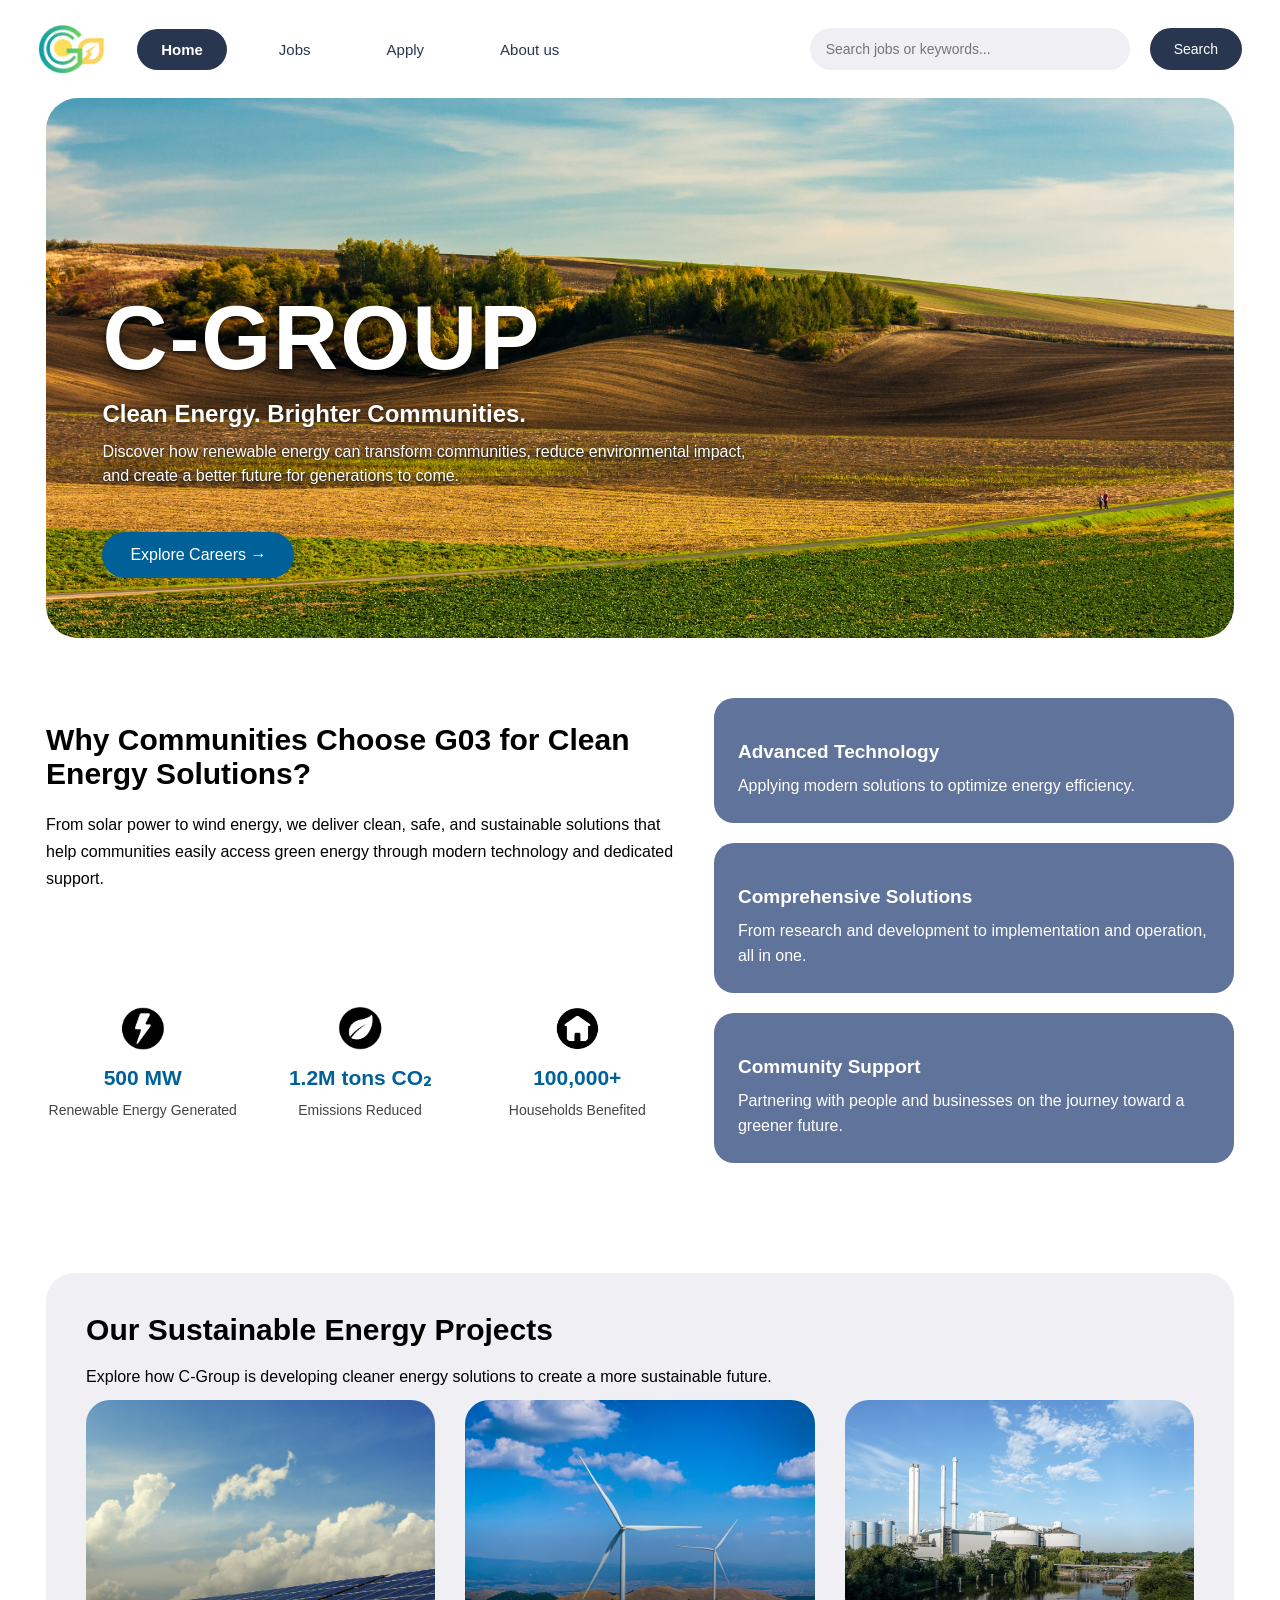
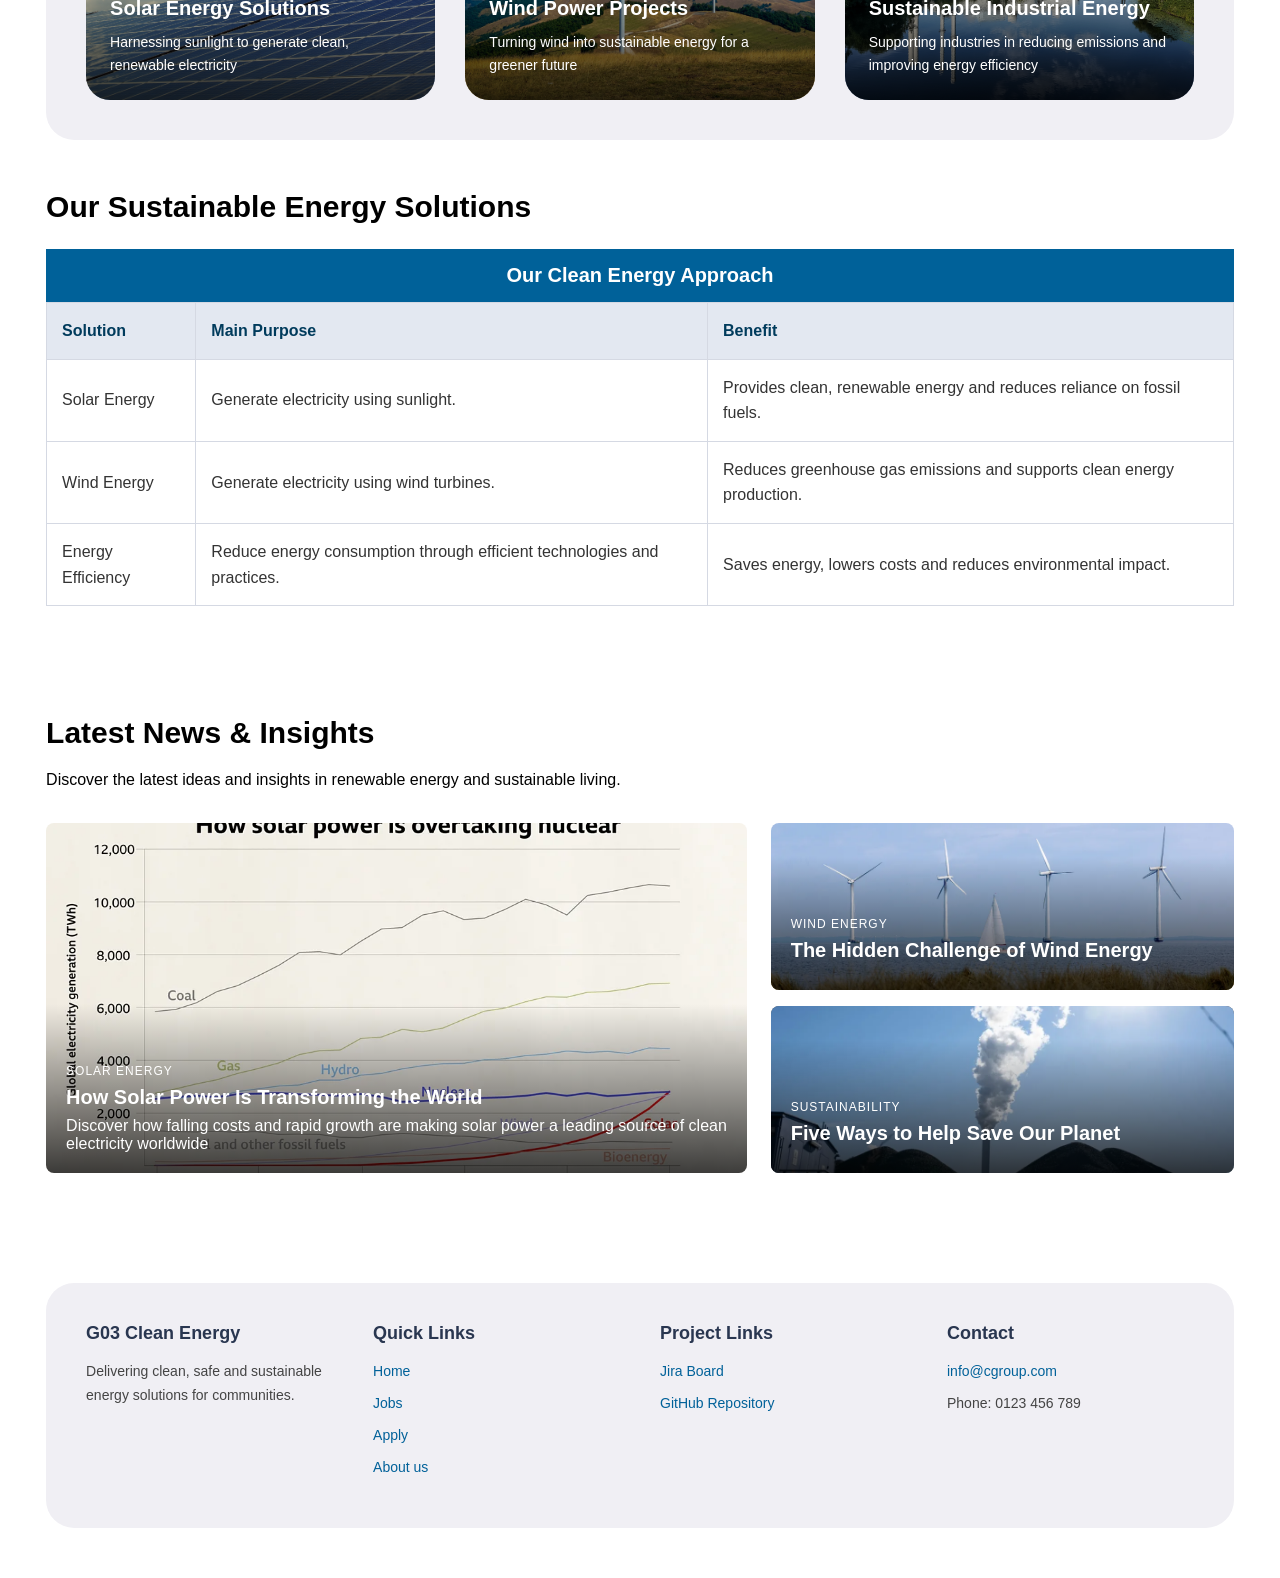
<file: index.html>
<!DOCTYPE html>
<html lang="en">
<head>
    <meta charset="UTF-8">

    <meta name="viewport" content="width=device-width, initial-scale=1">
    <meta name="description" content="Explore G03 Clean Energy's renewable energy solutions, projects, and career opportunities in sustainable energy.">
    <meta name="keywords" content="G03 Clean Energy, renewable energy, solar energy, wind energy, sustainability, clean energy careers">
    <meta name="author" content="G03 Clean Energy">
    <title>Home</title>

    
    <!-- Shared stylesheet: navigation bar and footer (used by every page) -->
    <link rel="stylesheet" href="styles/styles.css"> 

    <!-- Home page stylesheet: styles only for this page -->
    <link rel="stylesheet" href="styles/index.css">
    
     <!-- Embedded CSS: applies to this page only -->
    <style>
        main h1, main h2 {
            font-family: "Trebuchet MS", sans-serif;
        }
    </style>

</head>

<body>

    <!-- =====================================================
         1. HERO (navigation + banner image + hero text)
         ===================================================== -->

    <section class="hero">
        
        <!-- ---------- Navigation bar ---------- -->
        <nav>
            <!-- Left side: logo and page links -->
            <div class="nav-left">

                <!-- Company logo: clicking it returns to the Home page -->
                <a href="index.html" class="logo">
                    <img src="images/logo_.png" alt="C-Group Clean Energy logo">
                </a>

                <!-- Company logo: clicking it returns to the Home page -->
                <div class="navigation_links">
                    <a href="index.html" class="active" aria-current="page">Home</a>
                    <a href="jobs.html">Jobs</a>
                    <a href="apply.html">Apply</a>
                    <a href="about.html">About us</a>
                </div>

            </div>

            <!-- Right side: search form for job titles or keywords -->
            <form class="search_form" action="jobs.html" method="get">
                <input
                    type="search"
                    name="keyword"
                    placeholder="Search jobs or keywords..."
                    aria-label="Search jobs or keywords">

                <!-- Button that submits the search -->
                <button type="submit">Search</button>
            </form>

        </nav>
        
        <!-- ---------- Banner image (below the navigation bar) ---------- -->
        <section class="hero-image">
                <img src="images/background.jpg" alt="Renewable energy solutions">
        </section>

        <!-- ---------- Hero content (placed on top of the banner image) ---------- -->
        <div class="hero-content">

            <!-- Title and description -->
            <div class="hero-text">

                <!-- Title -->
                <div class="hero-title">
                    <h1> <strong> C-GROUP </strong> </h1> 
                </div>

                <!-- Slogan -->
                <div class="hero-slogan">
                    <p>Clean Energy. Brighter Communities.</p>
                </div>

                <!-- Description -->
                <div class="hero-description">
                    <p> Discover how renewable energy can transform communities, reduce environmental impact, 
                        and create a better future for generations to come.</p> 
                </div>

            </div>

            <!-- Call-to-action button -->
            <div class="hero-cta">
                <a href="jobs.html" class="btn-primary">Explore Careers → </a>
            </div>
            
        </div>

    </section>

    <!-- =====================================================
         2. INTRODUCTION
         Left: intro text + statistics.  Right: feature cards.
         ===================================================== -->
    <section class="intro-section">

        <!-- ---------- Left column: text and statistics ---------- -->
        <section class="intro">
            <h2> Why Communities Choose G03 for Clean Energy Solutions? </h2>
            <p> From solar power to wind energy, we deliver clean, safe, and sustainable 
                solutions that help communities easily access green energy through modern 
                technology and dedicated support. </p>

            <!-- Company statistics (3 items in a row) -->
            <div class="company-stats">

                <!-- Stat 1: renewable energy generated -->
                <div class="stat-item">
                    <div class="stat-icon">
                        <img src="images/icon_1.png" alt="Lightning_bolt_icon">
                    </div>
                    <h3>500 MW</h3>
                    <p>Renewable Energy Generated</p>
                </div>

                <!-- Stat 2: carbon emissions reduced -->
                <div class="stat-item">
                    <div class="stat-icon">
                        <img src="images/icon_2.png" alt="Leaf_icon">
                    </div>
                    <h3>1.2M tons CO₂</h3>
                    <p> Emissions Reduced</p>
                </div>

                <!-- Stat 3: households benefited -->
                <div class="stat-item">
                    <div class="stat-icon">
                        <img src="images/icon_3.png" alt="House_icon">
                    </div>
                    <h3>100,000+</h3>
                    <p>Households Benefited</p>
                </div>

            </div>
            
        </section>

        <!-- ---------- Right column: feature cards (stacked vertically) ---------- -->
        <section class="features-section">
            <section class="features">

                <!-- Feature 1 -->
                <div class="feature-card">
                    <h3> Advanced Technology </h3>
                    <p> Applying modern solutions to optimize energy efficiency. </p>
                </div>

                <!-- Feature 2 -->
                <div class="feature-card">
                    <h3> Comprehensive Solutions </h3>
                    <p> From research and development to implementation and operation, 
                        all in one. </p>
                </div>

                <!-- Feature 3 -->
                <div class="feature-card">
                    <h3> Community Support </h3>
                    <p> Partnering with people and businesses on the journey 
                        toward a greener future. </p>
                </div>

            </section>
        </section>
        
    </section>

    <!-- =====================================================
         3. PROJECTS
         ===================================================== -->
    <section class="intro-project">

        <!-- Heading and description above the project cards -->
        <section class="project-text">
            <h2> Our Sustainable Energy Projects </h2>
            <p> Explore how C-Group is developing cleaner energy solutions to create a more sustainable future. </p>
        </section>

        <!-- Featured projects (3 cards in a row) -->
        <section class="featured-projects">
            <section class="projects">

                <!-- Project 1 -->
                <div class="project-card">
                    <img src="images/project_1.jpg" alt="Solar panels in a solar farm">
                    <h3> Solar Energy Solutions </h3>
                    <p> Harnessing sunlight to generate clean, renewable electricity </p>
                </div>

                <!-- Project 2 -->
                <div class="project-card">
                    <img src="images/project_2.jpg" alt="Wind turbines generating renewable energy">
                    <h3> Wind Power Projects </h3>
                    <p> Turning wind into sustainable energy for a greener future </p>
                </div>

                <!-- Project 3 -->
                <div class="project-card">
                    <img src="images/project_3.jpg" alt="Biomass energy facility">
                    <h3> Sustainable Industrial Energy </h3>
                    <p> Supporting industries in reducing emissions and improving energy efficiency </p>
                </div>

            </section>
        </section>

    </section>

    <!-- =====================================================
         4. SUSTAINABLE ENERGY TABLE
         ===================================================== -->
    <section class="solutions-section">

        <h2> Our Sustainable Energy Solutions </h2>
        <table class="solutions-table">

            <caption>Our Clean Energy Approach</caption>

            <!-- Column headings -->
            <thead>
                <tr>
                    <th>Solution</th>
                    <th>Main Purpose</th>
                    <th>Benefit</th>
                </tr>
            </thead>

            <!-- Table data -->
            <tbody>
                <tr>
                    <td>Solar Energy</td>
                    <td>Generate electricity using sunlight.</td>
                    <td>Provides clean, renewable energy and reduces reliance on fossil fuels.</td>
                </tr>

                <tr>
                    <td>Wind Energy</td>
                    <td>Generate electricity using wind turbines.</td>
                    <td>Reduces greenhouse gas emissions and supports clean energy production.</td>
                </tr>

                <tr>
                    <td>Energy Efficiency</td>
                    <td>Reduce energy consumption through efficient technologies and practices.</td>
                    <td>Saves energy, lowers costs and reduces environmental impact.</td>
               </tr>
            </tbody>

        </table>

    </section>

    <!-- =====================================================
         5. LATEST NEWS
         ===================================================== -->
    <section class="news-section">

        <!-- Heading and description above the news grid -->
        <div class="news-text">
            <h2> Latest News &amp; Insights </h2>
            <p>  Discover the latest ideas and insights in renewable energy
                 and sustainable living.</p>
        </div>

        <!-- News grid: 1 big article on the left, 2 smaller articles on the right -->
        <div class="news-grid">

            <!-- Left: main featured article -->
            <a href="https://www.bbc.com/future/article/20261023-how-solar-became-bigger-than-nuclear" class="news-card-link">

                <article class="news-card news-main">
                    <img src="images/bbc_solar.jpg" alt="Solar panels installed under a clear sky">

                    <div class="news-content">
                        <p class="news-category">SOLAR ENERGY</p>
                        <h3>How Solar Power Is Transforming the World</h3>
                        <p> Discover how falling costs and rapid growth are making solar power a 
                        leading source of clean electricity worldwide </p>
                    </div>
                </article>
            </a>
            
            <!-- Right: wrapper that holds the 2 smaller articles (stacked) -->
            <div class="news-right">

                <!-- Top-right article -->
                <a href="https://www.bbc.com/future/article/20250506-renewable-energys-trouble-with-wind-theft" class="news-card-link">

                    <article class="news-card news-secondary">
                        <img src="images/bbc_wind.jpg" alt="Offshore wind turbines generating electricity">

                        <div class="news-content">
                            <p class="news-category">WIND ENERGY</p>
                            <h3>The Hidden Challenge of Wind Energy</h3>
                        </div>
                    </article>

                </a>

                <!-- Bottom-right article -->
                <a href="https://www.bbc.com/news/science-environment-60987614" class="news-card-link">

                    <article class="news-card news-secondary">
                        <img src="images/bbc_sustainace.jpg" alt="Green leaves representing sustainable living">

                        <div class="news-content">
                            <p class="news-category">SUSTAINABILITY</p>
                            <h3>Five Ways to Help Save Our Planet</h3>
                        </div>
                    </article>

                </a>

            </div>

        </div>

    </section>

    <!-- =====================================================
         6. FOOTER
         ===================================================== -->
    <footer class="footer">

        <!-- Top part: 4 columns -->
        <div class="footer-main">

            <!-- Column 1: company introduction -->
            <div class="footer-column">
                <h3>G03 Clean Energy</h3>
                <p>Delivering clean, safe and sustainable energy solutions for communities.</p>
            </div>

            <!-- Column 2: quick links to the main pages -->
            <div class="footer-column">
                <h3>Quick Links</h3>
                <a href="index.html">Home</a>
                <a href="jobs.html">Jobs</a>
                <a href="apply.html">Apply</a>
                <a href="about.html">About us</a>
            </div>

            <!-- Column 3: project links -->
            <div class="footer-column">
                <h3>Project Links</h3>
                <a href="https://student-team-bgzfvh3f.atlassian.net/jira/software/projects/SCRUM/boards/1?filter=&groupBy=subtask" target="_blank" rel="noopener">Jira Board</a>
                <a href="https://github.com/COS10026-CNKSCD/Project-1" target="_blank" rel="noopener">GitHub Repository</a>
            </div>

            <!-- Column 4: contact information -->
            <div class="footer-column">
                <h3>Contact</h3>
                <a href="mailto:info@cgroup.com">info@cgroup.com</a>
                <p>Phone: 0123 456 789</p>
            </div>

        </div>
    </footer>
    
</body>
</html>
</file>
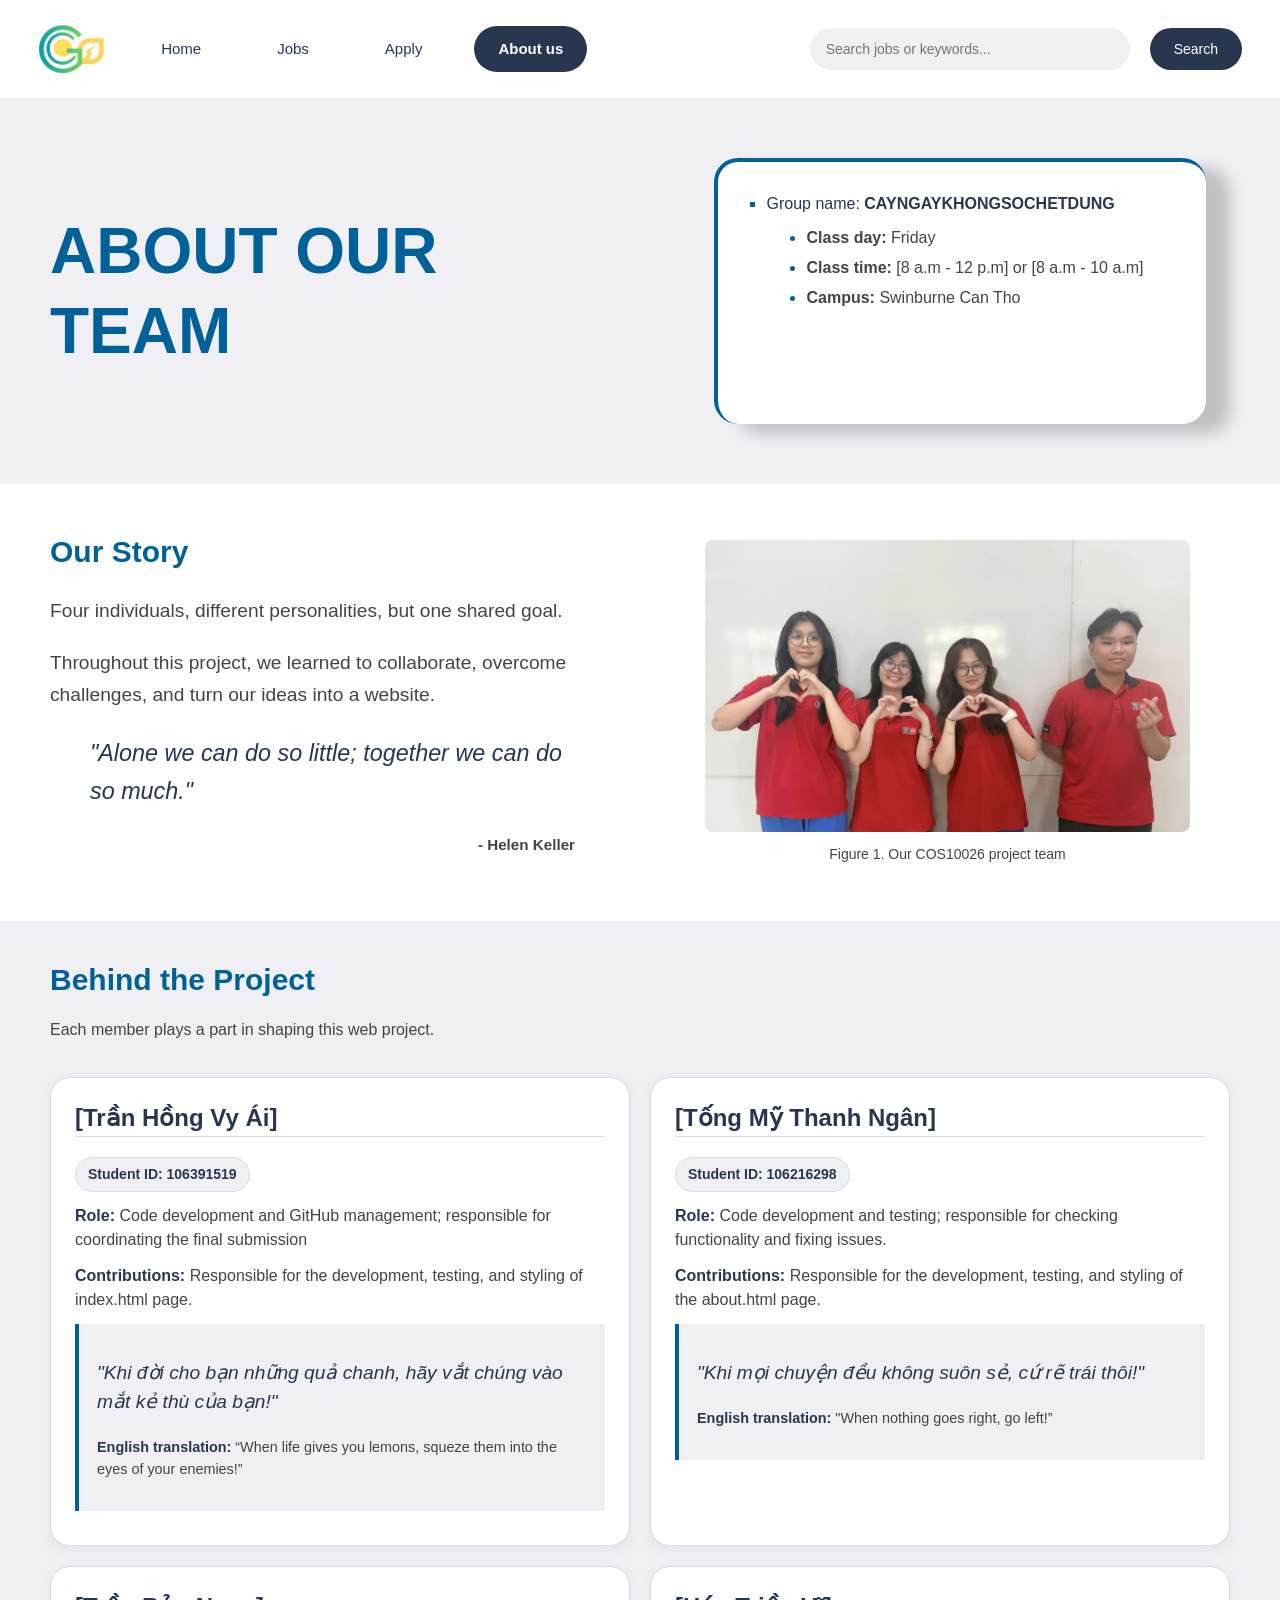
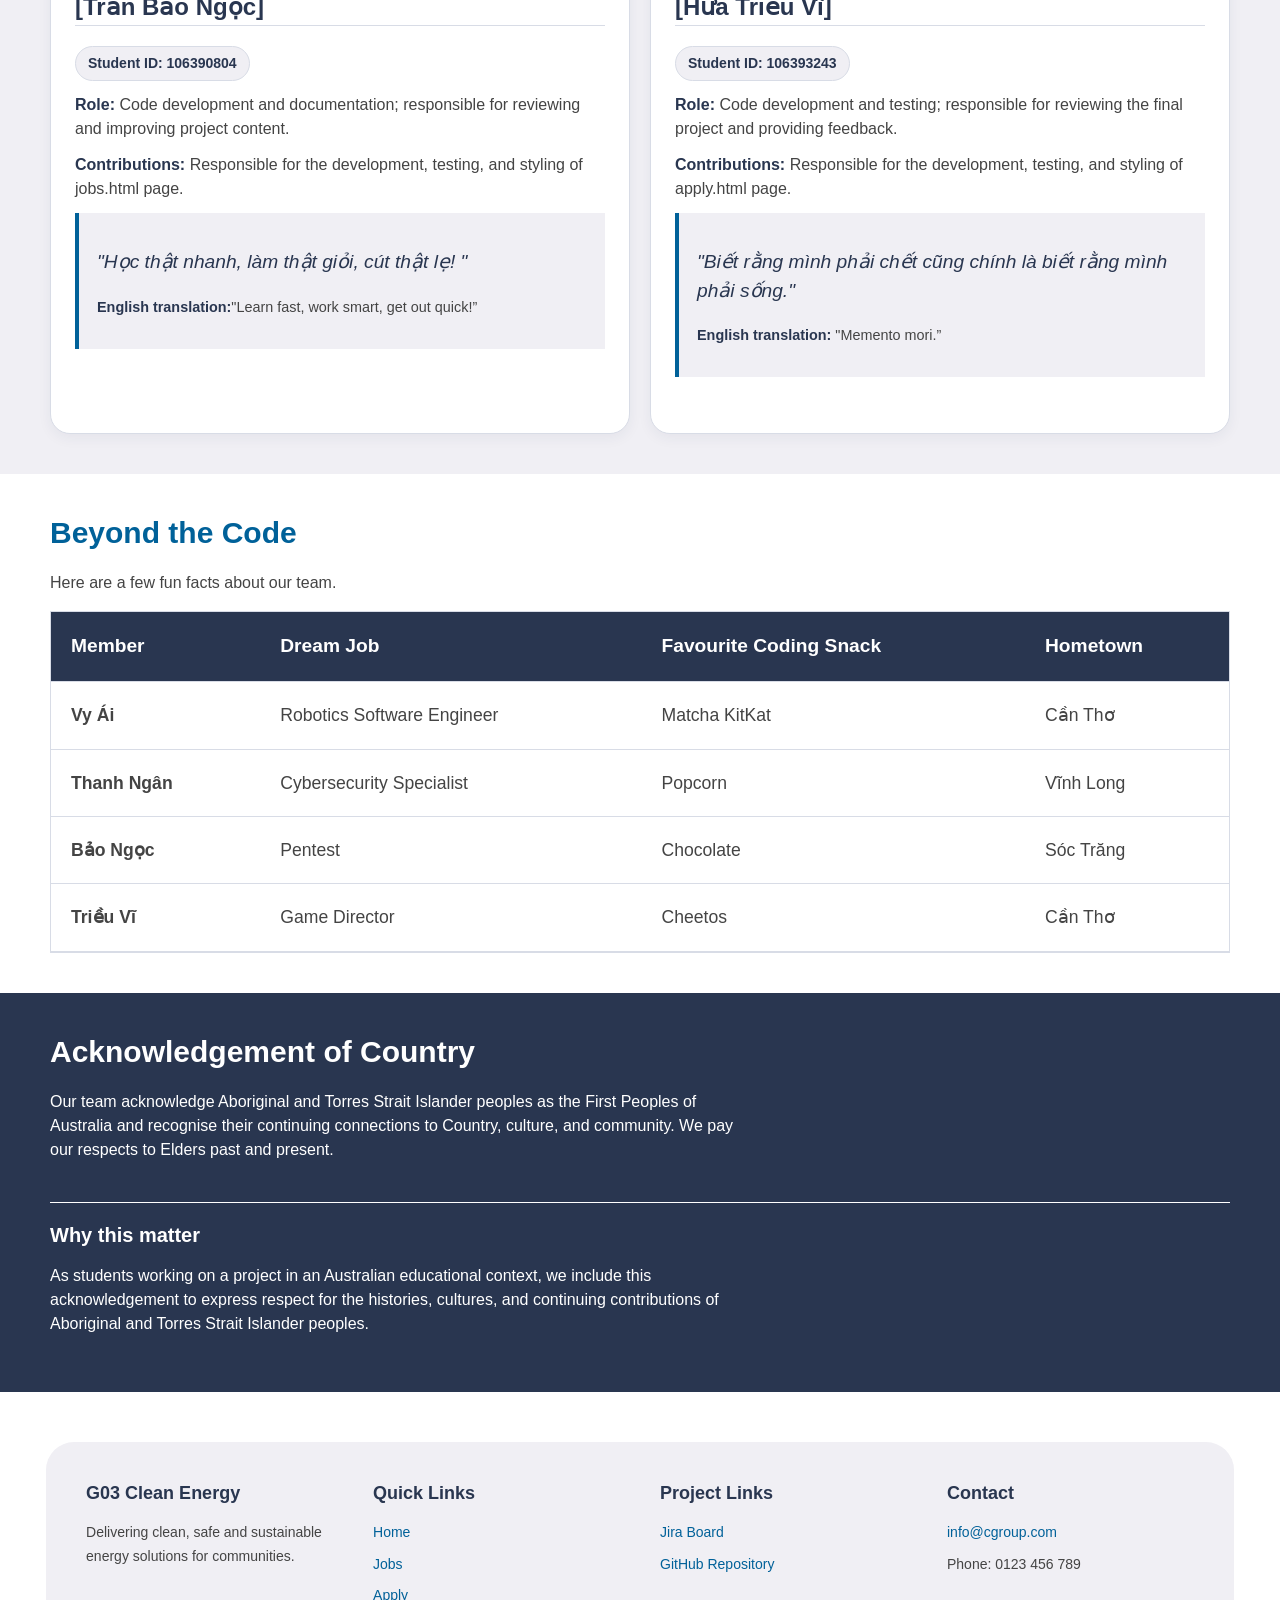
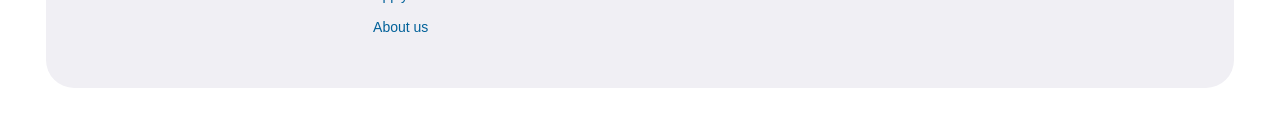
<file: about.html>
<!DOCTYPE html>
<html lang="en">
<head>
    <meta charset="UTF-8">
    <meta name="viewport" content="width=device-width, initial-scale=1.0">
    <meta name="description" content="Meet the COS10026 student team behind the G03 Clean Energy website.">
    <meta name="keywords" content="COS10026, G03 Clean Energy, About Us, team, members, project contributions">
    <meta name="author" content="C-Group">

    <title>About Us | G03 Clean Energy</title>
    <!-- External CSS -->
    <link rel="stylesheet" href="./styles/styles.css">
    <link rel="stylesheet" href="./styles/about.css">
    <!-- Embedded CSS -->
    <style>
        main h1, h2, h3 {
            font-family: "Trebuchet MS", sans-serif;
            line-height: 1.25;
        }
    </style>
</head>
<body>
    <header class="hero">
        
        <!-- Navigation bar -->
        <nav>
            <!-- Left side: logo and page links -->
            <div class="nav-left">

                <!-- Company logo: clicking it returns to the Home page -->
                <a href="index.html" class="logo">
                    <img src="images/logo_.png" alt="company_logo">
                </a>

                <!-- Company logo: clicking it returns to the Home page -->
                <div class="navigation_links">
                    <a href="index.html">Home</a>
                    <a href="jobs.html">Jobs</a>
                    <a href="apply.html">Apply</a>
                    <a href="about.html" class="active">About us</a>
                </div>

            </div>

            <!-- Right side: search form for job titles or keywords -->
            <form class="search_form" action="jobs.html" method="get">
                <input
                    type="search"
                    name="keyword"
                    placeholder="Search jobs or keywords..."
                    aria-label="Search jobs or keywords">

                <!-- Button that submits the search -->
                <button type="submit">Search</button>
            </form>

        </nav>
    </header>

    <main id="main-content">
        <!-- Section 1: Team introduction includes: group name, class day/time (nested list) -->
        <section class="team-intro-section">
            <div class="page-container">
                <div class="team-intro-text">
                    <h1>About Our Team</h1>
                </div>

                <!-- The requirement for nested list -->
                <ul class="group-info">
                    <li style="list-style-type: square;"> Group name: <strong>CAYNGAYKHONGSOCHETDUNG</strong>
                        <ul>
                            <li style="list-style-type: disc"><strong>Class day:</strong> Friday</li>
                            <li style="list-style-type: disc"><strong>Class time:</strong> [8 a.m - 12 p.m] or [8 a.m - 10 a.m]</li>
                            <li style="list-style-type: disc"><strong>Campus:</strong> Swinburne Can Tho</li>
                        </ul>
                    </li>
                </ul>
            </div>
        </section>

        <!-- Section 2: A single GROUP photo (not individual), <300 KB located on the right column -->
        <section class="photo-section">
            <div class="page-container">
                <div class="group-story-layout">

                    <!-- Left column: Group story -->
                    <div class="group-story">
                        <h2>Our Story</h2>

                        <p>Four individuals, different personalities, but one shared goal.</p>
                        <p>Throughout this project, we learned to collaborate, overcome challenges, and turn our ideas into a website.</p>

                        <!-- quoting a statement from someone, recommend to use blockquote -->
                        <blockquote>
                            <p>"Alone we can do so little; together we can do so much."</p>
                            <footer>- Helen Keller</footer>
                        </blockquote>
                    </div>
                    <figure class="group-photo">
                        <img src="./images/group_photo.jpg" alt="Four members of the COS10026 web project team at Swinburne Can Tho">
                        <figcaption>Figure 1. Our COS10026 project team</figcaption>
                    </figure>
                </div>
            </div>
        </section>

        <!-- Section 3: Member contributions and quotes using a defination list -->
        <section class="members-section">
            <div class="page-container">
                <h2>Behind the Project</h2>
                <p>Each member plays a part in shaping this web project.</p>
                <dl class="members-list">
                    <!-- Member 1 - Ai -->
                    <div class="member-profile">
                        <dt class="member-name">[Trần Hồng Vy Ái]</dt>
                        <dd><span class="student-id">Student ID: 106391519</span></dd>
                        <dd><strong>Role:</strong> Code development and GitHub management; responsible for coordinating the final submission</dd>
                        <dd><strong>Contributions:</strong> Responsible for the development, testing, and styling of index.html page.</dd>
                        <dd class="member-quote">
                            <p class="vietnamese-quote"> "Khi đời cho bạn những quả chanh, hãy vắt chúng vào mắt kẻ thù của bạn!"</p>
                            <p class="eng-quote"><strong>English translation:</strong> “When life gives you lemons, squeze them into the eyes of your enemies!”</p>
                        </dd>
                    </div>

                    <!-- Member 2 - Ngan -->
                    <div class="member-profile">
                        <dt class="member-name">[Tống Mỹ Thanh Ngân]</dt>
                        <dd><span class="student-id">Student ID: 106216298</span></dd>
                        <dd><strong>Role:</strong> Code development and testing; responsible for checking functionality and fixing issues.</dd>
                        <dd><strong>Contributions:</strong> Responsible for the development, testing, and styling of the about.html page.</dd>
                        <dd class="member-quote">
                            <p class="vietnamese-quote"> "Khi mọi chuyện đều không suôn sẻ, cứ rẽ trái thôi!"</p>
                            <p class="eng-quote"><strong>English translation:</strong> "When nothing goes right, go left!”</p>
                        </dd>
                    </div>

                    <!-- Member 3 - Ngọc -->
                    <div class="member-profile">
                        <dt class="member-name">[Trần Bảo Ngọc]</dt>
                        <dd><span class="student-id">Student ID: 106390804</span></dd>
                        <dd><strong>Role:</strong> Code development and documentation; responsible for reviewing and improving project content.</dd>
                        <dd><strong>Contributions:</strong> Responsible for the development, testing, and styling of jobs.html page.</dd>
                        <dd class="member-quote">
                            <p class="vietnamese-quote"> "Học thật nhanh, làm thật giỏi, cút thật lẹ! "</p>
                            <p class="eng-quote"><strong>English translation:</strong>"Learn fast, work smart, get out quick!”</p>
                        </dd>
                    </div>

                    <!-- Member 4 - Vĩ -->
                    <div class="member-profile">
                        <dt class="member-name">[Hứa Triều Vĩ]</dt>
                        <dd><span class="student-id">Student ID: 106393243</span></dd>
                        <dd><strong>Role:</strong> Code development and testing; responsible for reviewing the final project and providing feedback.</dd>
                        <dd><strong>Contributions:</strong> Responsible for the development, testing, and styling of apply.html page.</dd>
                        <dd class="member-quote">
                            <p class="vietnamese-quote"> "Biết rằng mình phải chết cũng chính là biết rằng mình phải sống."</p>
                            <p class="eng-quote"><strong>English translation:</strong> "Memento mori.”</p>
                        </dd>
                    </div>
                </dl>
            </div>
        </section>

        <!-- Section 4: Fun facts table with caption (e.g. dream job, coding snack, hometown) -->
        <section class="facts-section">
            <div class="page-container">
                <h2>Beyond the Code</h2>
                <p>Here are a few fun facts about our team.</p>
                <div class="facts-table-container">
                    <table class="facts-table">
                        <thead>
                            <tr>
                                <th>Member</th>
                                <th>Dream Job</th>
                                <th>Favourite Coding Snack</th>
                                <th>Hometown</th>
                            </tr>
                        </thead>

                        <tbody>
                            <tr>
                                <th>Vy Ái</th>
                                <td>Robotics Software Engineer</td>
                                <td>Matcha KitKat</td>
                                <td>Cần Thơ</td>
                            </tr>
                            
                            <tr>
                                <th>Thanh Ngân</th>
                                <td>Cybersecurity Specialist</td>
                                <td>Popcorn</td>
                                <td>Vĩnh Long</td>
                            </tr>

                            <tr>
                                <th>Bảo Ngọc</th>
                                <td>Pentest</td>
                                <td>Chocolate</td>
                                <td>Sóc Trăng</td>
                            </tr>

                            <tr>
                                <th>Triều Vĩ</th>
                                <td>Game Director</td>
                                <td>Cheetos</td>
                                <td>Cần Thơ</td>
                            </tr>
                        </tbody>  
                    </table>
                </div>
            </div>
        </section>

        <!-- Section 5: Acknowledgement of Country -->
        <section class="country-acknowledgement-section">
            <div class="country-acknowledgement-content">
                <h2>Acknowledgement of Country</h2>
                <p>Our team acknowledge Aboriginal and Torres Strait Islander peoples as the First Peoples of Australia and recognise their continuing connections to Country, culture, and community. We pay our respects to Elders past and present.</p>
                <h3>Why this matter</h3>
                <p>As students working on a project in an Australian educational context, we include this acknowledgement to express respect for the histories, cultures, and continuing contributions of Aboriginal and Torres Strait Islander peoples.</p>
            </div>
        </section>
    </main>

    <!-- Shared footer with index.html, job.html, apply.html -->
    <footer class="footer">

        <!-- Top part: 4 columns -->
        <div class="footer-main">

            <!-- Column 1: company introduction -->
            <div class="footer-column">
                <h3>G03 Clean Energy</h3>
                <p>Delivering clean, safe and sustainable energy solutions for communities.</p>
            </div>

            <!-- Column 2: quick links to the main pages -->
            <div class="footer-column">
                <h3>Quick Links</h3>
                <a href="index.html">Home</a>
                <a href="jobs.html">Jobs</a>
                <a href="apply.html">Apply</a>
                <a href="about.html">About us</a>
            </div>

            <!-- Column 3: project links -->
            <div class="footer-column">
                <h3>Project Links</h3>
                <a href="https://student-team-bgzfvh3f.atlassian.net/jira/software/projects/SCRUM/boards/1?filter=&groupBy=subtask" target="_blank" rel="noopener">Jira Board</a>
                <a href="https://github.com/COS10026-CNKSCD/Project-1" target="_blank" rel="noopener">GitHub Repository</a>
            </div>

            <!-- Column 4: contact information -->
            <div class="footer-column">
                <h3>Contact</h3>
                <a href="mailto:info@cgroup.com">info@cgroup.com</a>
                <p>Phone: 0123 456 789</p>
            </div>

        </div>
    </footer>
</body>
</html>
</file>
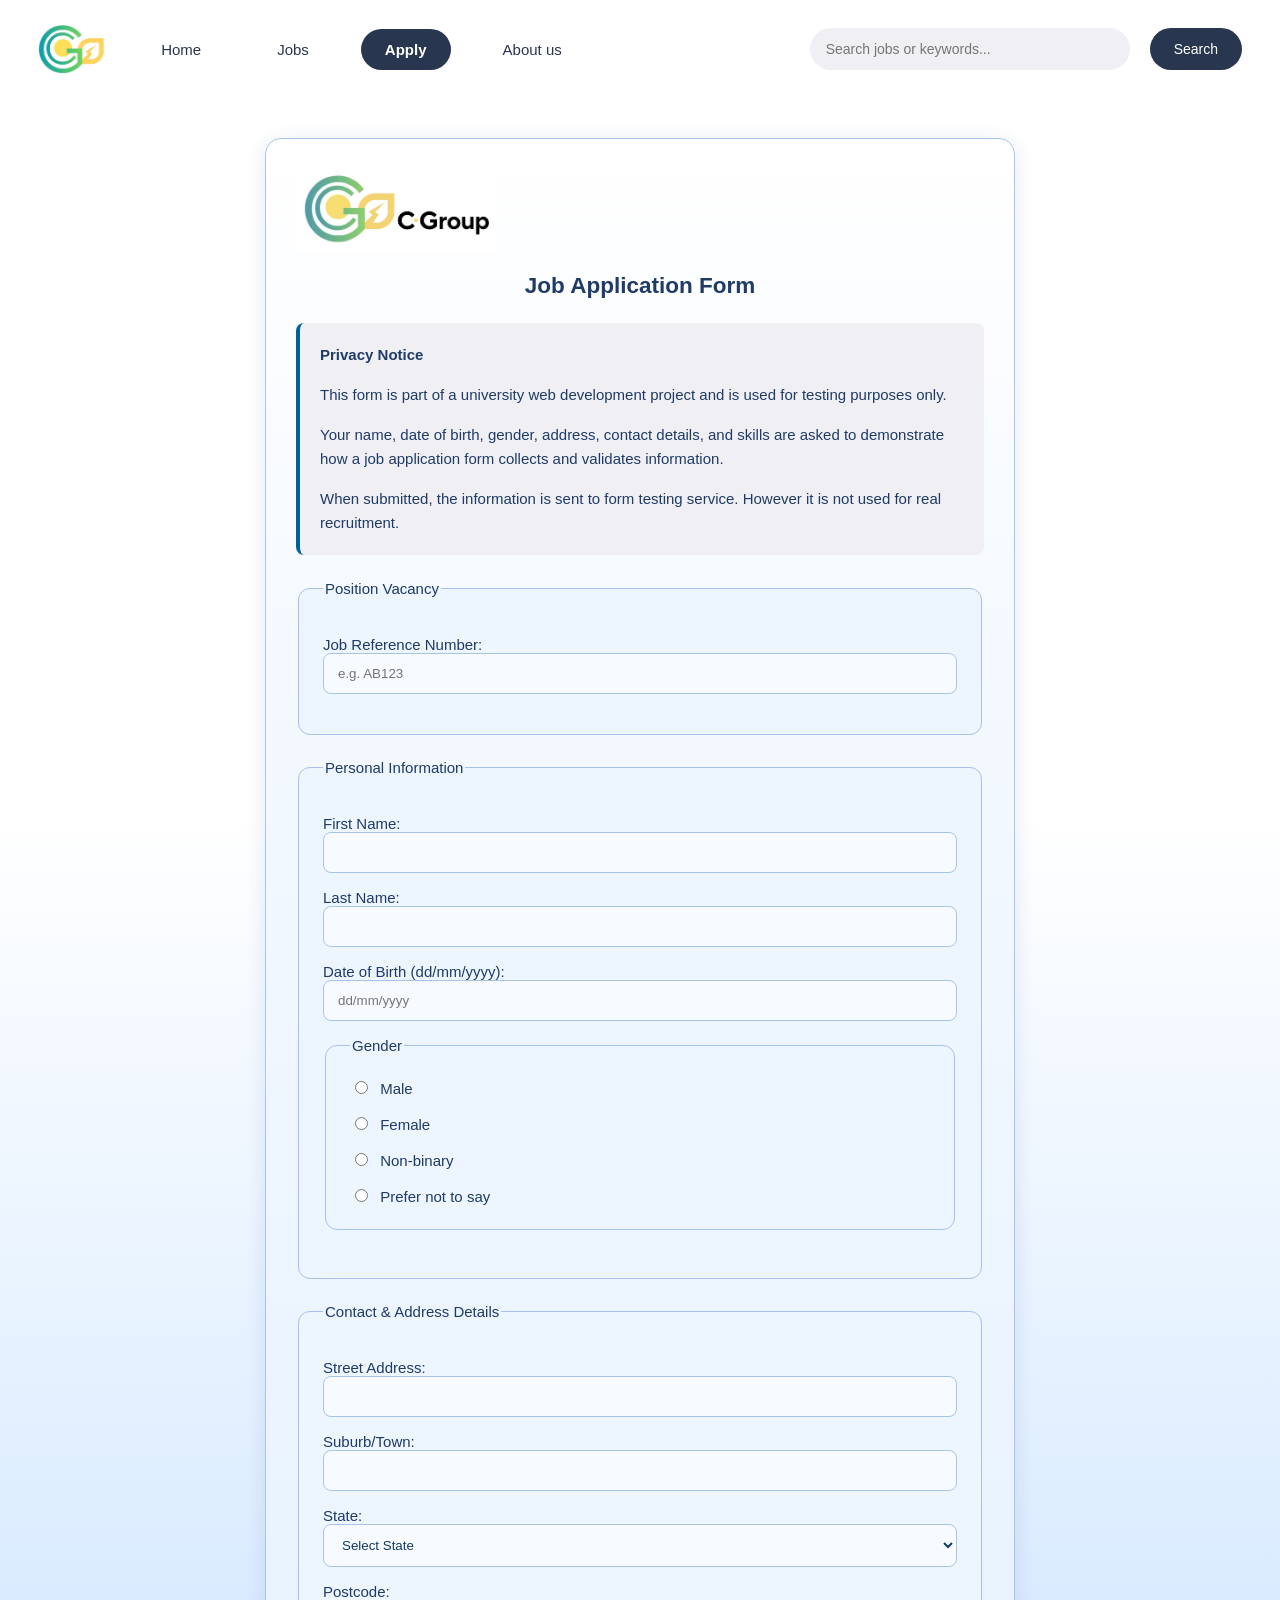
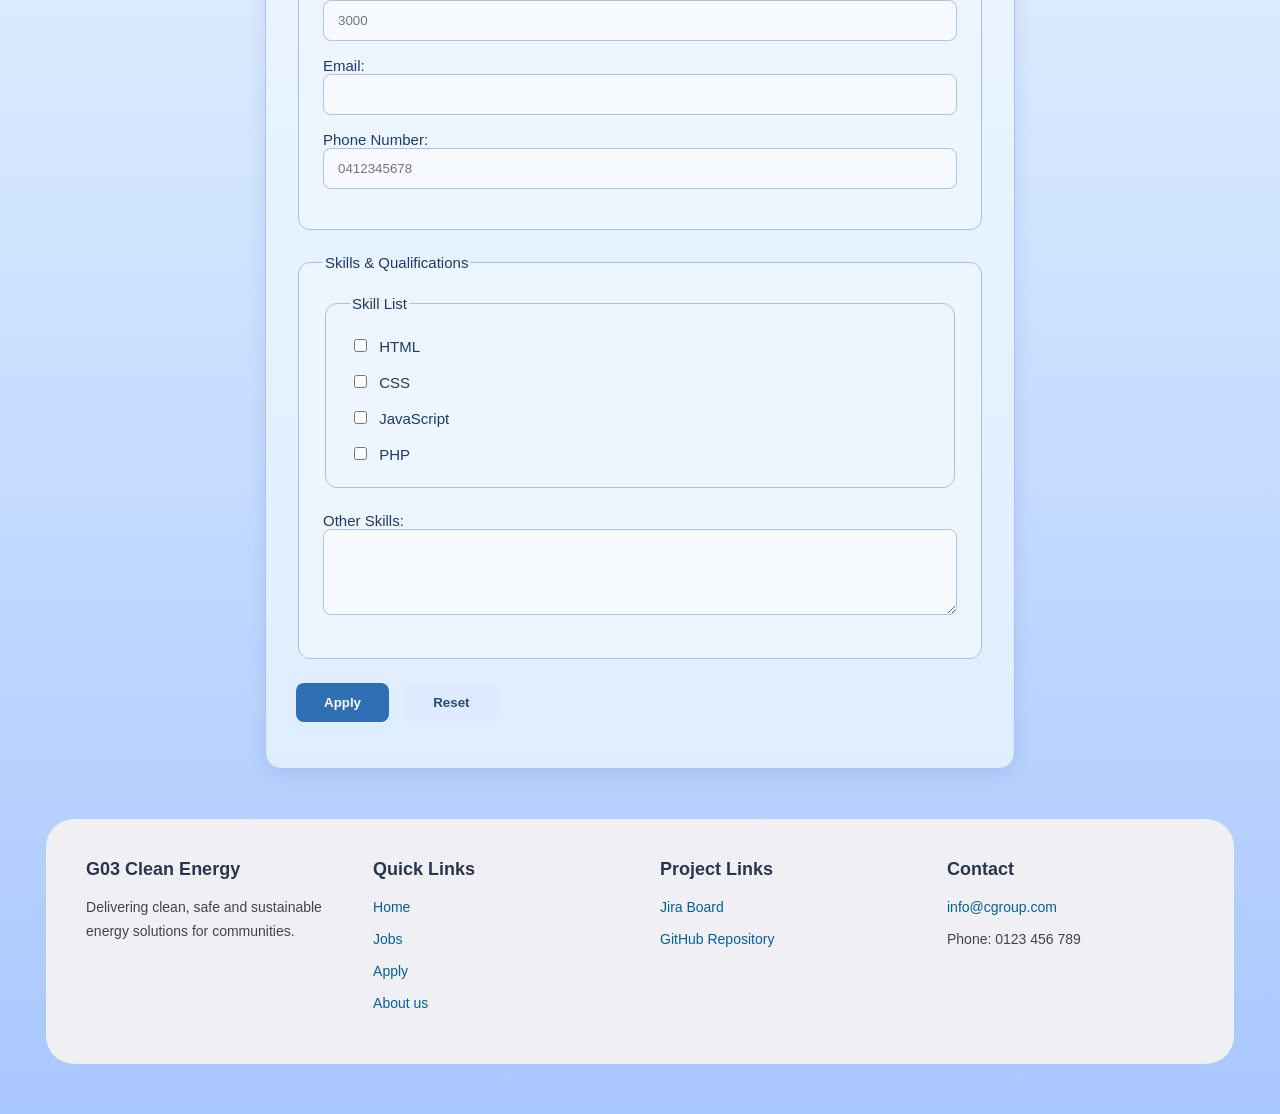
<file: apply.html>
<!DOCTYPE html>
<html lang="en">
<head>
  <meta charset="UTF-8">
  <meta name="viewport" content="width=device-width, initial-scale=1.0">
  <meta name="description" content="Apply for job opportunities by completing our online job application form.">
  <meta name="keywords" content="G03 Clean Energy, job application, employment, careers, renewable energy">
  <meta name="author" content="C-Group">

  <title>Apply | G03 Clean Energy</title>
  <link rel="stylesheet" href="./styles/styles.css">
  <link rel="stylesheet" href="./styles/apply.css">
      <!-- Embedded CSS -->
    <style>
        * {
            font-family: "Trebuchet MS", sans-serif;
        }
    </style>
</head>
<body>  
        <!-- Navigation bar -->
        <nav>
            <!-- Left side: logo and page links -->
            <div class="nav-left">

                <!-- Company logo: clicking it returns to the Home page -->
                <a href="index.html" class="logo">
                    <img src="images/logo_.png" alt="company_logo">
                </a>

                <!-- Company logo: clicking it returns to the Home page -->
              <div class="navigation_links">
                <a href="index.html">Home</a>
                <a href="jobs.html">Jobs</a>
                <a href="apply.html" class="active" aria-current="page">Apply</a>
                <a href="about.html">About us</a>
              </div>

            </div>

            <!-- Right side: search form for job titles or keywords -->
            <form class="search_form" action="jobs.html" method="get">
                <input
                    type="search"
                    name="keyword"
                    placeholder="Search jobs or keywords..."
                    aria-label="Search jobs or keywords">

                <!-- Button that submits the search -->
                <button type="submit">Search</button>
            </form>

        </nav>
        
    <section class="theme">
      <img src="./images/logo.jpg" alt="Company Logo" width="200">

      <h1 id="applytitle">Job Application Form</h1>
      
      <form action="https://mercury.swin.edu.au/it000000/formtest.php" method="post">

        <!-- Privacy notice: explaining why or how the data will be used (DOB, gender, home address, phone) -->
        <div class="privacy-notice">
          <p><strong>Privacy Notice</strong></p>
          <p>This form is part of a university web development project and is used for testing purposes only.</p>

          <p>Your name, date of birth, gender, address, contact details, and skills are asked to demonstrate how a job application form collects and validates information.</p>
          <p>When submitted, the information is sent to form testing service. However it is not used for real recruitment.</p>
        </div>
        
        <!-- 1. Position Vacancy -->
        <fieldset>
          <legend>Position Vacancy</legend>
          <p>
            <label for="jobRef">Job Reference Number:</label><br>
            <input type="text" name="jobRef" id="jobRef" required pattern="^[a-zA-Z0-9]{5}$" placeholder="e.g. AB123">
          </p>
        </fieldset>

        <!-- 2. Personal Information -->
        <fieldset>
          <legend>Personal Information</legend>

          <p>
            <label for="firstName">First Name:</label><br>
            <input type="text" name="firstName" id="firstName" required maxlength="20" pattern="^[A-Za-z]{1,20}$">
          </p>

          <p>
            <label for="lastName">Last Name:</label><br>
            <input type="text" name="lastName" id="lastName" required maxlength="20" pattern="^[A-Za-z]{1,20}$">
          </p>

          <p>
            <label for="dob">Date of Birth (dd/mm/yyyy):</label><br>
            <input type="text" name="dob" id="dob" required pattern="^(0[1-9]|[12][0-9]|3[01])\/(0[1-9]|1[012])\/(19|20)\d\d$" placeholder="dd/mm/yyyy">
          </p>

          <!-- Gender Fieldset inside Personal Info -->
          <fieldset>
            <legend>Gender</legend>
            <label><input type="radio" name="gender" value="male" required> Male</label><br>
            <label><input type="radio" name="gender" value="female" required> Female</label><br>
            <label><input type="radio" name="gender" value="nonbinary" required> Non-binary</label><br>
            <label><input type="radio" name="gender" value="prefer_noy_to_say" required> Prefer not to say</label>
          </fieldset>
        </fieldset>

        <!-- 3. Contact & Address Details -->
        <fieldset>
          <legend>Contact & Address Details</legend>

          <p>
            <label for="address">Street Address:</label><br>
            <input type="text" name="address" id="address" required maxlength="40">
          </p>

          <p>
            <label for="suburb">Suburb/Town:</label><br>
            <input type="text" name="suburb" id="suburb" required maxlength="40">
          </p>

          <p>
            <label for="state">State:</label><br>
            <select name="state" id="state" required>
              <option style="display:none" value="" disabled selected>Select State</option>
              <option value="VIC">VIC</option>
              <option value="NSW">NSW</option>
              <option value="QLD">QLD</option>
              <option value="NT">NT</option>
              <option value="WA">WA</option>
              <option value="SA">SA</option>
              <option value="TAS">TAS</option>
              <option value="ACT">ACT</option>
            </select>
          </p>

          <p>
            <label for="postcode">Postcode:</label><br>
            <input type="text" name="postcode" id="postcode" required pattern="^[0-9]{4}$" maxlength="4" placeholder="3000">
          </p>

          <p>
            <label for="email">Email:</label><br>
            <input type="email" name="email" id="email" required>
          </p>

          <p>
            <label for="phone">Phone Number:</label><br>
            <input type="tel" name="phone" id="phone" 
                   required pattern="[0-9]{8,12}"
                   maxlength="12"
                   placeholder="0412345678"
                   inputmode="numeric"
                   title="Please enter 8 to 12 digits without spaces or hyphens.">
          </p>
        </fieldset>

        <!-- 4. Skills & Qualifications -->
        <fieldset>
          <legend>Skills & Qualifications</legend>

          <fieldset>
            <legend>Skill List</legend>
            <label><input type="checkbox" name="skills[]" value="HTML"> HTML</label><br>
            <label><input type="checkbox" name="skills[]" value="CSS"> CSS</label><br>
            <label><input type="checkbox" name="skills[]" value="JavaScript"> JavaScript</label><br>
            <label><input type="checkbox" name="skills[]" value="PHP"> PHP</label>
          </fieldset>

          <p>
            <label for="otherSkills">Other Skills:</label><br>
            <textarea name="otherSkills" id="otherSkills" rows="4" cols="40"></textarea>
          </p>
        </fieldset>

        <!-- Submit & Reset Buttons -->
        <p>
          <input type="submit" value="Apply">
          <input type="reset" value="Reset">
        </p>

      </form>

    </section>

    <!-- =====================================================
         5. FOOTER
         ===================================================== -->
    <footer class="footer">

        <!-- Top part: 4 columns -->
        <div class="footer-main">

            <!-- Column 1: company introduction -->
            <div class="footer-column">
                <h2>G03 Clean Energy</h2>
                <p>Delivering clean, safe and sustainable energy solutions for communities.</p>
            </div>

            <!-- Column 2: quick links to the main pages -->
            <div class="footer-column">
                <h2>Quick Links</h2>
                <a href="index.html">Home</a>
                <a href="jobs.html">Jobs</a>
                <a href="apply.html">Apply</a>
                <a href="about.html">About us</a>
            </div>

            <!-- Column 3: project links -->
            <div class="footer-column">
                <h2>Project Links</h2>
                <a href="https://student-team-bgzfvh3f.atlassian.net/jira/software/projects/SCRUM/boards/1?filter=&groupBy=subtask" target="_blank" rel="noopener">Jira Board</a>
                <a href="https://github.com/COS10026-CNKSCD/Project-1" target="_blank" rel="noopener">GitHub Repository</a>
            </div>

            <!-- Column 4: contact information -->
            <div class="footer-column">
                <h2>Contact</h2>
                <a href="mailto:info@cgroup.com">info@cgroup.com</a>
                <p>Phone: 0123 456 789</p>
            </div>

        </div>
    </footer>
    
</body>
</html>
</file>
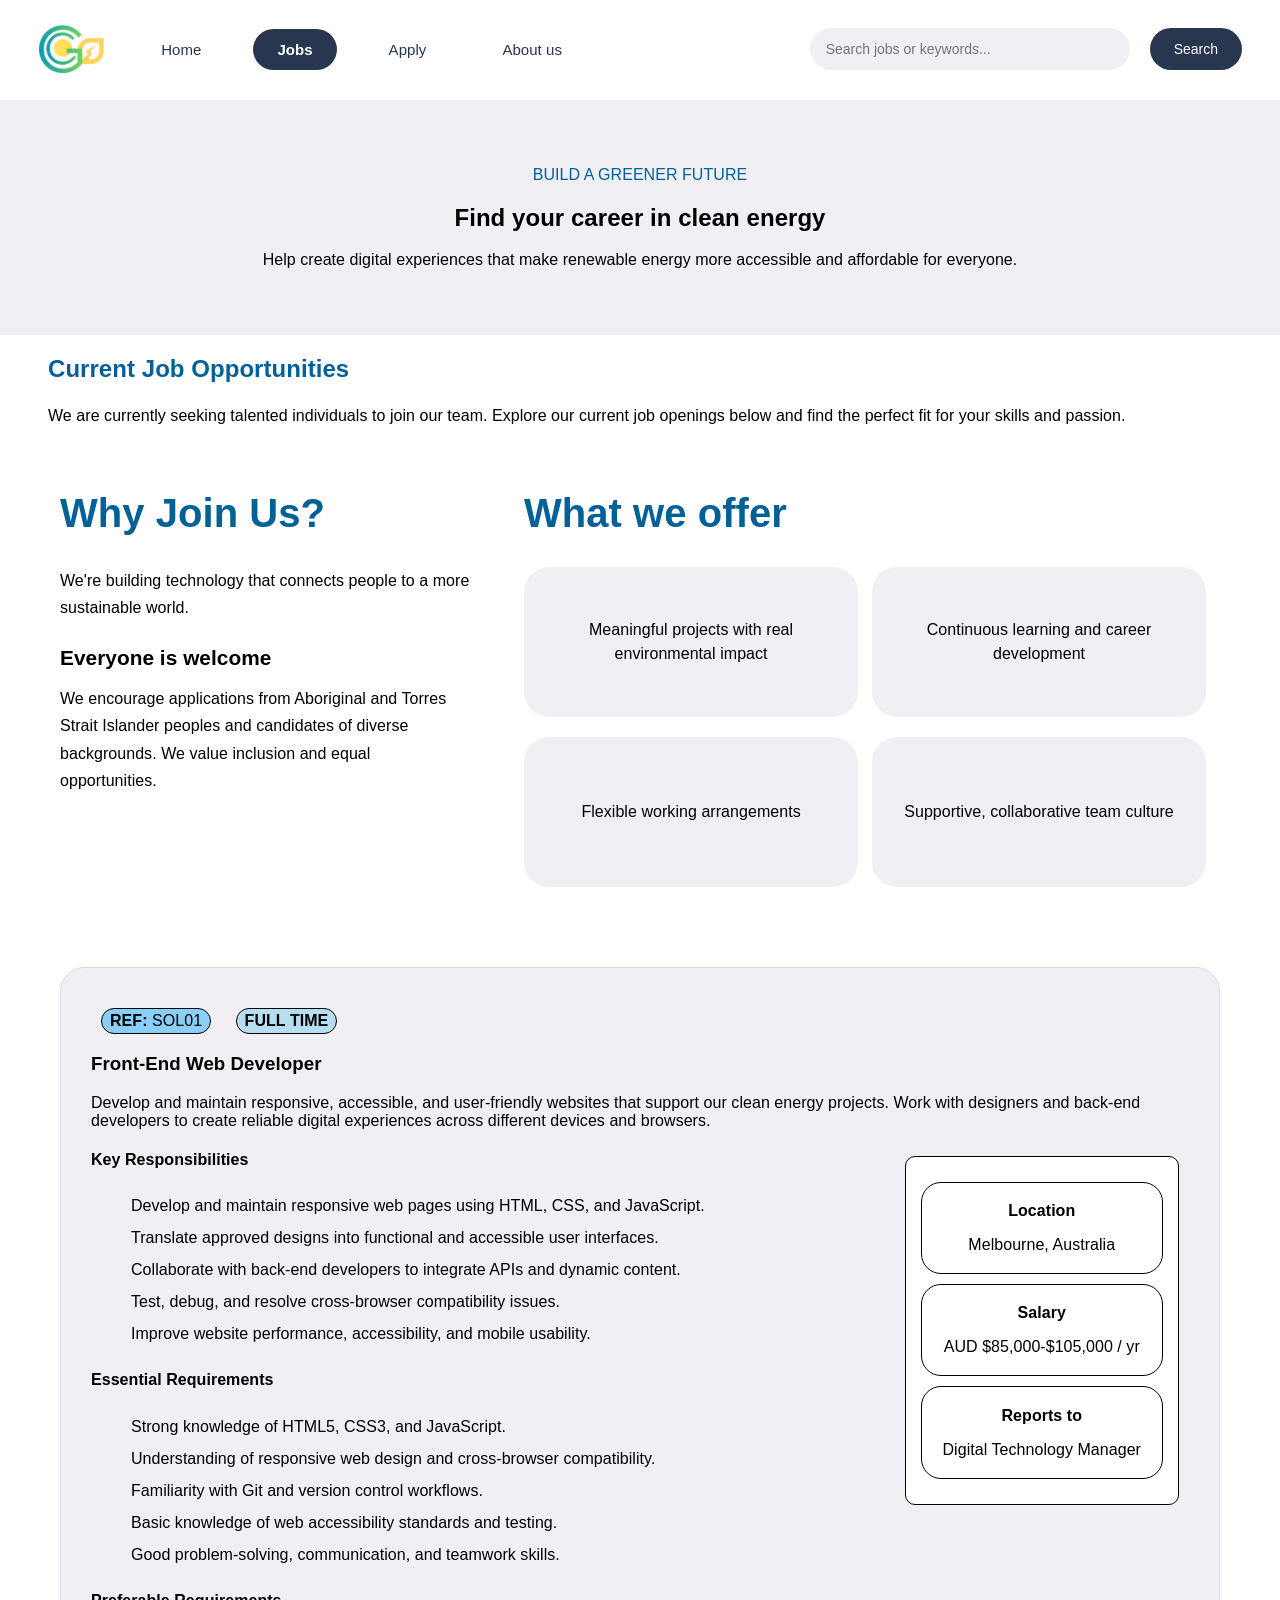
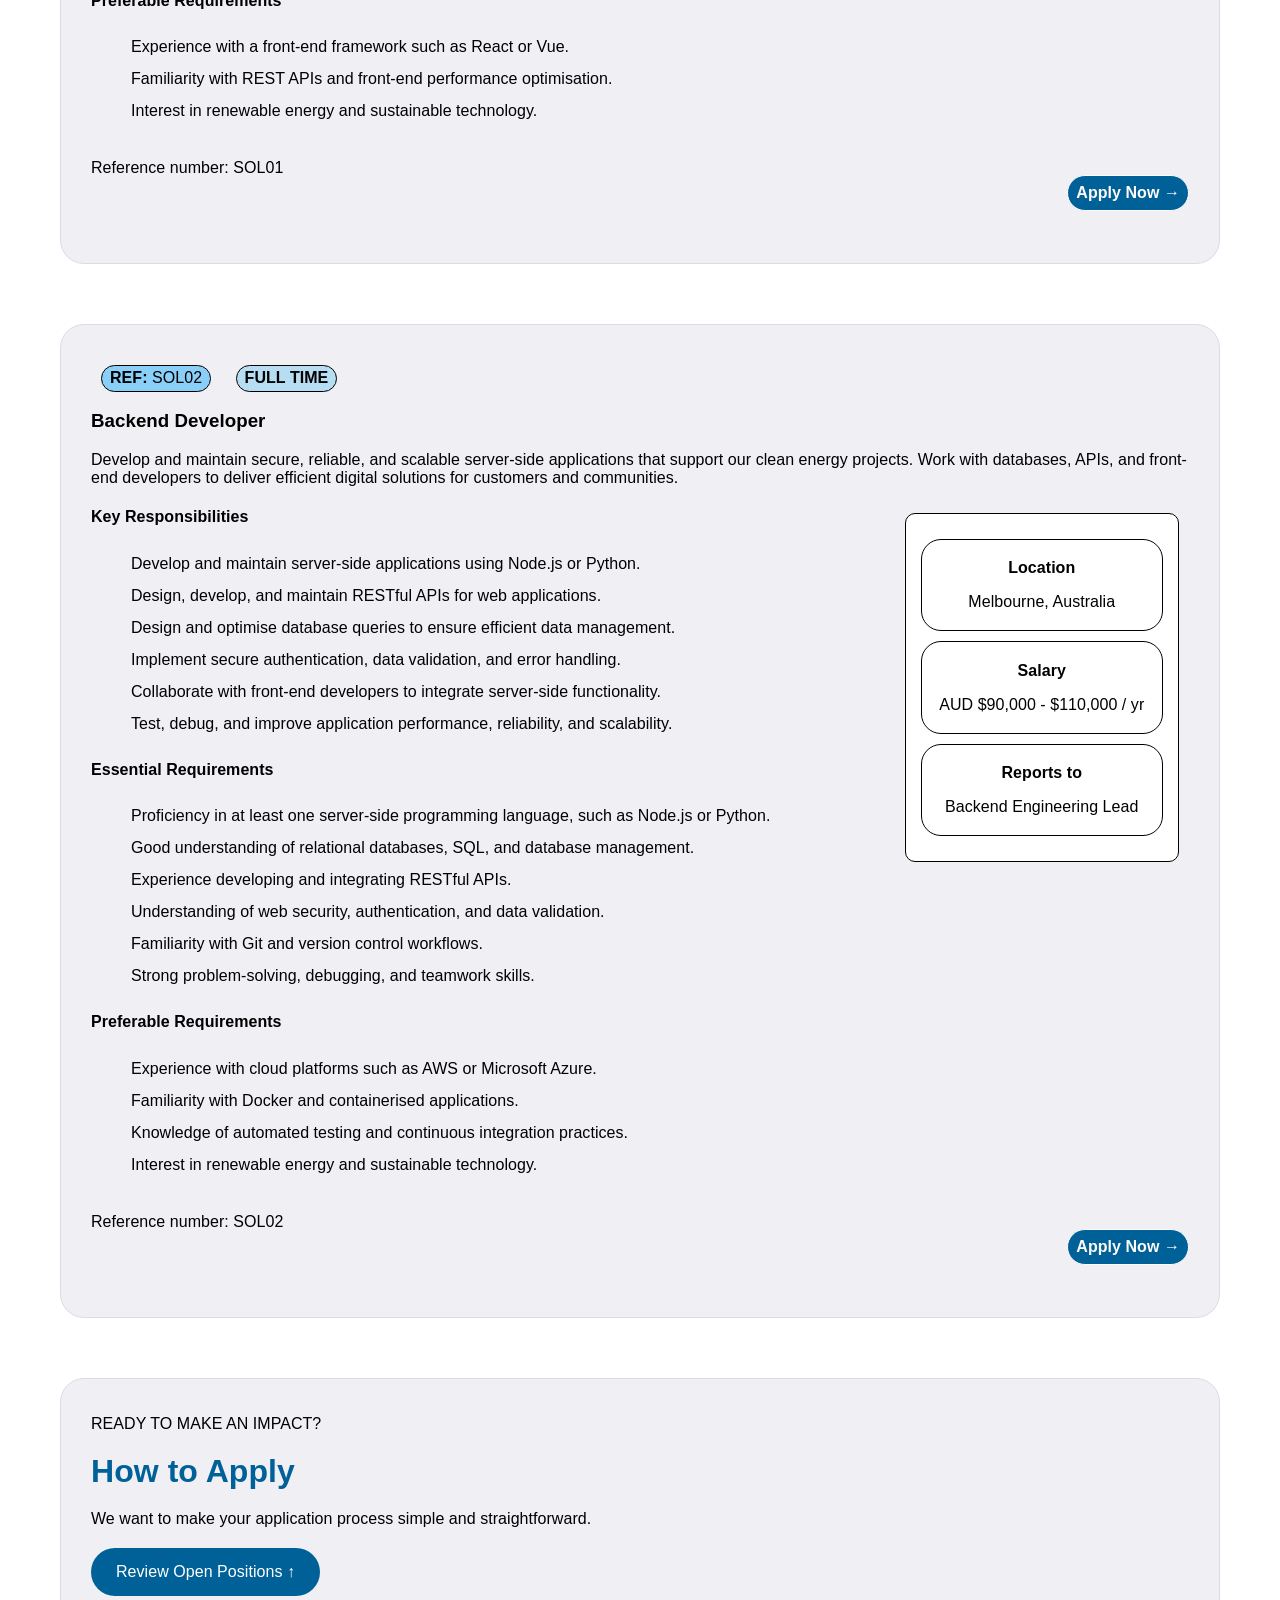
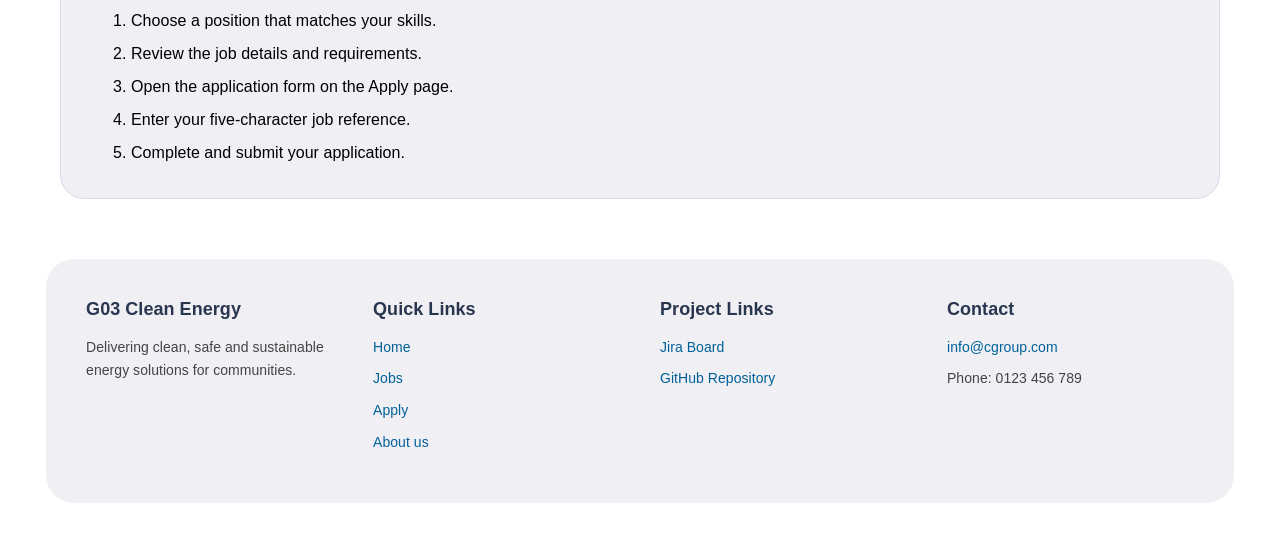
<file: jobs.html>
<!DOCTYPE html>
<html lang="en">
<head>
    <meta charset="UTF-8">
    <meta name="viewport" content="width=device-width, initial-scale=1.0">
    <meta name="description" content="Explore job vacancies at G03 Clean Energy, including position descriptions, responsibilities, qualifications, and application requirements.">
    <meta name="keywords" content="G03 Clean Energy, job vacancies, job descriptions, employment, careers, job requirements">
    <meta name="author" content="C-Group">
    <title>Jobs | G03 Clean Energy</title>
    
    <!-- Main CSS file -->
    <link rel="stylesheet" href="styles/styles.css">
    <link rel="stylesheet" href="styles/jobs.css">
    <!-- Embedded CSS: page typography -->
    <style>
        body {
            font-family: "Trebuchet MS", sans-serif;
            letter-spacing: 0.05px;
        }

        input, button, select, textarea {
            font-family: inherit;
        }
    </style>
    
</head>
<body>
    <!-- =========================
         HEADER / NAVIGATION
    ========================== -->

    <header class="hero">
        <!-- <img class="logo" src="images/logo.jpg" alt="Company Logo"> -->
        
        <!-- Header navigation bar -->
        <!-- Navigation bar -->
        <nav>
            <!-- Left side: logo and page links -->
            <div class="nav-left">

                <!-- Company logo: clicking it returns to the Home page -->
                <a href="index.html" class="logo">
                    <img src="images/logo_.png" alt="G03 Clean Energy home">
                </a>

                <!-- Navigation links to the main pages -->
                <div class="navigation_links">
                    <a href="index.html">Home</a>
                    <a href="jobs.html" class="active" aria-current="page">Jobs</a>
                    <a href="apply.html">Apply</a>
                    <a href="about.html">About us</a>
                </div>

            </div>

            <!-- Right side: search form for job titles or keywords -->
            <form class="search_form" action="jobs.html" method="get">
                <input
                    type="search"
                    name="keyword"
                    placeholder="Search jobs or keywords..."
                    aria-label="Search jobs or keywords">

                <!-- Button that submits the search -->
                <button type="submit">Search</button>
            </form>

        </nav>

    </header>
<main>
    <!-- Introduction section -->
    <section class="introduction">
        <p>BUILD A GREENER FUTURE</p>
        <h1>Find your career in clean energy</h1>
        <p>Help create digital experiences that make renewable energy more accessible and affordable for everyone.</p>
    </section>

    
    <!-- Current job opportunities -->
    <section class="overview">
        <h2>Current Job Opportunities</h2>
        <p style="line-height: 1.6;">We are currently seeking talented individuals to join our team. Explore our current job openings below and find the perfect fit for your skills and passion.</p>
    </section>

<!--WHY JOIN US?-->

<section class="join-us">

    <!-- LEFT SIDE -->
    <div class="join-us-left">
        <h2>Why Join Us?</h2>
        <p>We're building technology that connects people to a more sustainable world.</p>
        <h3>Everyone is welcome</h3>
        <p>We encourage applications from Aboriginal and Torres Strait Islander peoples and candidates of diverse backgrounds. We value inclusion and equal opportunities.</p>
    </div>
    <!-- RIGHT SIDE -->
    <div class="join-us-right">
        <h3>What we offer</h3>

        <ul class="offer-grid">
            <li class="offer_1">Meaningful projects with real environmental impact</li>
            <li class="offer_2">Continuous learning and career development</li>
            <li class="offer_3">Flexible working arrangements</li>
            <li class="offer_4">Supportive, collaborative team culture</li>
        </ul>
    </div>

</section>
        
<!-- JOB 1: FRONT-END WEB DEVELOPER -->
<section class="job_1" id="job1">
    <p class="job-ref"><strong>REF:</strong> SOL01</p>
    <p class="job-type"><strong>FULL TIME</strong></p>
    <h3>Front-End Web Developer</h3>

    <!-- Job Description -->
    <p>
        Develop and maintain responsive, accessible, and user-friendly
        websites that support our clean energy projects.
        Work with designers and back-end developers to create reliable
        digital experiences across different devices and browsers.
    </p>

    <!-- Salary, Location and Reporting Details -->
    <aside class="job-details">
        <div class="detail-item">
            <p class="detail-label"><strong>Location</strong></p>
            <p class="detail-value">Melbourne, Australia</p>
        </div>

        <div class="detail-item">
            <p class="detail-label"><strong>Salary</strong></p>
            <p class="detail-value">AUD $85,000-$105,000 / yr</p>
        </div>

        <div class="detail-item">
            <p class="detail-label"><strong>Reports to</strong></p>
            <p class="detail-value">Digital Technology Manager</p>
        </div>
    </aside>

    <!-- Key Responsibilities -->
    <h4>Key Responsibilities</h4>
    <ul>
        <li>Develop and maintain responsive web pages using HTML, CSS, and JavaScript.</li>
        <li>Translate approved designs into functional and accessible user interfaces.</li>
        <li>Collaborate with back-end developers to integrate APIs and dynamic content.</li>
        <li>Test, debug, and resolve cross-browser compatibility issues.</li>
        <li>Improve website performance, accessibility, and mobile usability.</li>
    </ul>

    <!-- Essential Requirements -->
    <h4>Essential Requirements</h4>
    <ul>
        <li>Strong knowledge of HTML5, CSS3, and JavaScript.</li>
        <li>Understanding of responsive web design and cross-browser compatibility.</li>
        <li>Familiarity with Git and version control workflows.</li>
        <li>Basic knowledge of web accessibility standards and testing.</li>
        <li>Good problem-solving, communication, and teamwork skills.</li>
    </ul>

    <!-- Preferable Requirements -->
    <h4>Preferable Requirements</h4>
    <ul>
        <li>Experience with a front-end framework such as React or Vue.</li>
        <li>Familiarity with REST APIs and front-end performance optimisation.</li>
        <li>Interest in renewable energy and sustainable technology.</li>
    </ul>

    <!-- Link to Application Form -->
    <div class="apply-section">
        <p class="ref_num">Reference number: SOL01</p>
        <a href="apply.html" class="click_apply">
            <strong>Apply Now →</strong>
        </a>
    </div>
</section>


<!-- JOB 2: BACKEND DEVELOPER -->
<section class="job_2" id="job2">

    <p class="job-ref"><strong>REF:</strong> SOL02</p>
    <p class="job-type"><strong>FULL TIME</strong></p>

    <h3>Backend Developer</h3>

    <!-- Job Description -->
    <p>
        Develop and maintain secure, reliable, and scalable
        server-side applications that support our clean energy
        projects. Work with databases, APIs, and front-end
        developers to deliver efficient digital solutions
        for customers and communities.
    </p>

    <!-- Salary, Location and Reporting Details -->
    <aside class="job-details">

        <div class="detail-item">
            <p class="detail-label">
                <strong>Location</strong>
            </p>
            <p class="detail-value">
                Melbourne, Australia
            </p>
        </div>

        <div class="detail-item">
            <p class="detail-label">
                <strong>Salary</strong>
            </p>
            <p class="detail-value">
                AUD $90,000 - $110,000 / yr
            </p>
        </div>

        <div class="detail-item">
            <p class="detail-label">
                <strong>Reports to</strong>
            </p>
            <p class="detail-value">
                Backend Engineering Lead
            </p>
        </div>

    </aside>

    <!-- Key Responsibilities -->
    <h4>Key Responsibilities</h4>

    <ul>
        <li>Develop and maintain server-side applications using Node.js or Python.</li>
        <li>Design, develop, and maintain RESTful APIs for web applications.</li>
        <li>Design and optimise database queries to ensure efficient data management.</li>
        <li>Implement secure authentication, data validation, and error handling.</li>
        <li>Collaborate with front-end developers to integrate server-side functionality.</li>
        <li>Test, debug, and improve application performance, reliability, and scalability.</li>
    </ul>

    <!-- Essential Requirements -->
    <h4>Essential Requirements</h4>

    <ul>
        <li>Proficiency in at least one server-side programming language, such as Node.js or Python.</li>
        <li>Good understanding of relational databases, SQL, and database management.</li>
        <li>Experience developing and integrating RESTful APIs.</li>
        <li>Understanding of web security, authentication, and data validation.</li>
        <li>Familiarity with Git and version control workflows.</li>
        <li>Strong problem-solving, debugging, and teamwork skills.</li>
    </ul>

    <!-- Preferable Requirements -->
    <h4>Preferable Requirements</h4>

    <ul>
        <li>Experience with cloud platforms such as AWS or Microsoft Azure.</li>
        <li>Familiarity with Docker and containerised applications.</li>
        <li>Knowledge of automated testing and continuous integration practices.</li>
        <li>Interest in renewable energy and sustainable technology.</li>
    </ul>

    <!-- Link to Application Form -->
    <div class="apply-section">

        <p class="ref_num">Reference number: SOL02</p>
        <a href="apply.html" class="click_apply"><strong>Apply Now →</strong></a>

    </div>

</section>

<!-- How to apply -->
<section class="apply">
    <p class="ready-to-impact">READY TO MAKE AN IMPACT?</p>
    <h2>How to Apply</h2>
    <p>We want to make your application process simple and straightforward.</p>
    <a href="#job1" class="review-positions">Review Open Positions ↑</a>
    <ol>
        <li>Choose a position that matches your skills.</li>
        <li>Review the job details and requirements.</li>
        <li>Open the application form on the Apply page.</li>
        <li>Enter your five-character job reference.</li>
        <li>Complete and submit your application.</li>
    </ol>
</section>
</main>
<!-- =====================================================
         5. FOOTER
 ===================================================== -->
<footer class="footer">

        <!-- Top part: 4 columns -->
        <div class="footer-main">

            <!-- Column 1: company introduction -->
            <div class="footer-column">
                <h3>G03 Clean Energy</h3>
                <p>Delivering clean, safe and sustainable energy solutions for communities.</p>
            </div>

            <!-- Column 2: quick links to the main pages -->
            <div class="footer-column">
                <h3>Quick Links</h3>
                <a href="index.html">Home</a>
                <a href="jobs.html">Jobs</a>
                <a href="apply.html">Apply</a>
                <a href="about.html">About us</a>
            </div>

            <!-- Column 3: project links -->
            <div class="footer-column">
                <h3>Project Links</h3>
                <a href="https://student-team-bgzfvh3f.atlassian.net/jira/software/projects/SCRUM/boards/1?filter=&groupBy=subtask" target="_blank" rel="noopener">Jira Board</a>
                <a href="https://github.com/COS10026-CNKSCD/Project-1" target="_blank" rel="noopener">GitHub Repository</a>
            </div>

            <!-- Column 4: contact information -->
            <div class="footer-column">
                <h3>Contact</h3>
                <a href="mailto:info@cgroup.com">info@cgroup.com</a>
                <p>Phone: 0123 456 789</p>
            </div>

        </div>
</footer>
</body>
</html>
</file>
<file: styles/styles.css>
/* =========================================================
   SHARED STYLES (used by every page)
 
   Sections in this file:
     1. Header / navigation bar
     2. Search form
 
   Team design notes:
     Font:              "Trebuchet MS", sans-serif
     Box background:    #F0EFF4 (light grey), #293650 (dark blue)
     Text colors:       black, #006199 (blue)
   ========================================================= */
 
/* Make width and height include padding and border (easier to size boxes) */
*, *::before, *::after {
    box-sizing: border-box;
}

/* =========================================================
   1. HEADER / NAVIGATION
   ========================================================= */
/* Remove the default browser margin (8px) for consistent layout of the nav bar across all pages. */
body {
    margin: 0;
    font-family: "Trebuchet MS", sans-serif;
}

/* Images never grow wider than their container (prevents sideways scrolling on phones) */
img {
    max-width: 100%;
}

/* Navigation bar: logo and links on the left, search form on the right */
nav {
    display: flex;
    justify-content: space-between;          /* places the two sides at opposite ends */
    align-items: center;                     /* vertically centers the logo, links and form */
    padding: 24px 38px;
}
/* Highlight the current page */
.navigation_links a.active {
    background-color: #293650;
    color: white;
}

/* ---------- Left side: logo + page links ---------- */

/* Logo image: limit its size so it fits in the navigation bar */
.logo img {
    height: 50px;       /* change this number to make the logo bigger or smaller */
    width: auto;        /* width follows the height, so the logo is not stretched */
    display: block;     /* removes the small gap under the image */
}

/* Groups the company logo and the navigation links together */
.nav-left {
    display: flex;
    align-items: center;
    gap: 32px;                               /* space between the logo and the links */
}

/* Puts the navigation links in a horizontal row */
.navigation_links {
    display: flex;
    align-items: center;
    gap: 28px;                              /* space between the links */
}

/* Each navigation link */
.navigation_links a {
    font-family: "Trebuchet MS", sans-serif;
    font-size: 15px;
    color: #293650;
    text-decoration: none;                 /* removes the default underline */
    transition: color 0.3s ease;           /* smooth color change on hover */
    border-radius: 50px;                   /* pill shape (used by the hover background) */
    padding: 12px 24px;
}

/* Highlight the current active page link */
.navigation_links a.active,
.navigation_links a[aria-current="page"] {
    background-color: #293650;
    color: #ffffff;
    font-weight: bold;
}

/* Link gets a light background and black text when the mouse is over it */
.navigation_links a:hover {
    background-color: #F0EFF4;
    color: #000000;
}

/* =========================================================
   2. SEARCH FORM
   ========================================================= */
 
/* Puts the search input and the button in a horizontal row */
.search_form {
    display: flex;
    align-items: center;
    gap: 20px;                           /* space between the input and the button */
}

/* Search input field */
.search_form input[type="search"] {
    width: 320px;
    height: 42px;
    padding: 0 16px;                   /* space between the text and the edge of the field */
    border: none;                      /* removes the default border */
    border-radius: 24px;               /* rounded (pill) shape */
    background-color: #F0EFF4;
    font-size: 14px;
}

/* Search button */
.search_form button {
    height: 42px;
    padding: 0 24px;
    border: none;
    border-radius: 24px;
    background-color: #293650;
    color: white;
    font-size: 14px;
    cursor: pointer;                 /* shows the hand cursor on hover */
}

/* =========================================================
   3. FOOTER
   ========================================================= */

/* Footer box: same style as the projects box (grey, rounded on all corners) */
.footer {
    background-color: #F0EFF4;
    border-radius: 28px;
    padding: 40px;
    margin: 50px 3.6%;                  /* same side margin as the other sections */
}

/* Top part: puts the columns in a horizontal row */
.footer-main {
    display: flex;
    justify-content: space-between;
    gap: 40px;
}

/* One footer column */
.footer-column {
    flex: 1;                            /* all columns have equal width */
    min-width: 0;
}

/* Column title */
.footer-column h2, 
.footer-column h3 {
    font-family: "Trebuchet MS", sans-serif;
    font-size: 18px;
    color: #293650;
    margin: 0 0 16px;
}

/* Column text and links (shared settings) */
.footer-column p,
.footer-column a {
    font-family: "Trebuchet MS", sans-serif;
    font-size: 14px;
    line-height: 1.7;
    color: #444444;
    margin: 0 0 8px;
}

/* Links: one per line, blue, no underline */
.footer-column a {
    display: block;
    color: #006199;
    text-decoration: none;
    transition: color 0.3s ease;        /* smooth color change on hover */
}

/* Link becomes darker blue when hovered */
.footer-column a:hover {
    color: #003B5C;
}

/* Bottom part: thin line above the copyright text */
.footer-bottom {
    margin-top: 30px;
    padding-top: 20px;
    border-top: 1px solid #8D9BB5;
    text-align: center;
}

/* Copyright text */
.footer-bottom p {
    font-family: "Trebuchet MS", sans-serif;
    font-size: 13px;
    color: #444444;
    margin: 0;
}
/* =========================================================
   4. KEYBOARD ACCESSIBILITY
   ========================================================= */

/* Show a visible outline when users navigate with the keyboard */
a:focus-visible,
button:focus-visible,
input:focus-visible {
    outline: 3px solid #006199;
    outline-offset: 3px;
}

/* =========================================================
   SHARED STYLES (used by every page)

   Sections in this file:
   1. Header / navigation bar
   2. Search form
   3. Footer
   4. Keyboard accessibility
   5. Responsive navigation & footer

   Team design notes:
     Font:              "Trebuchet MS", sans-serif
     Box background:    #F0EFF4 (light grey), #293650 (dark blue)
     Text colors:       black, #006199 (blue)
   ========================================================= */

/* Make width and height include padding and border (easier to size boxes) */
*, *::before, *::after {
    box-sizing: border-box;
}

/* =========================================================
   1. HEADER / NAVIGATION
   ========================================================= */
/* Remove the default browser margin (8px) for consistent layout of the nav bar across all pages. */
body {
    margin: 0;
    font-family: "Trebuchet MS", sans-serif;
}

/* Navigation bar: logo and links on the left, search form on the right */
nav {
    display: flex;
    justify-content: space-between;          /* places the two sides at opposite ends */
    align-items: center;                     /* vertically centers the logo, links and form */
    padding: 24px 38px;
}

/* ---------- Left side: logo + page links ---------- */

/* Logo image: limit its size so it fits in the navigation bar */
.logo img {
    height: 50px;       /* change this number to make the logo bigger or smaller */
    width: auto;        /* width follows the height, so the logo is not stretched */
    display: block;     /* removes the small gap under the image */
}

/* Groups the company logo and the navigation links together */
.nav-left {
    display: flex;
    align-items: center;
    gap: 32px;                               /* space between the logo and the links */
}

/* Puts the navigation links in a horizontal row */
.navigation_links {
    display: flex;
    align-items: center;
    gap: 28px;                              /* space between the links */
}

/* Each navigation link */
.navigation_links a {
    font-family: "Trebuchet MS", sans-serif;
    font-size: 15px;
    color: #293650;
    text-decoration: none;                 /* removes the default underline */
    transition: color 0.3s ease;           /* smooth color change on hover */
    border-radius: 50px;                   /* pill shape (used by the hover background) */
    padding: 12px 24px;
}

/* Highlight the current active page link */
.navigation_links a.active,
.navigation_links a[aria-current="page"] {
    background-color: #293650;
    color: #ffffff;
    font-weight: bold;
}

/* Link gets a light background and black text when the mouse is over it */
.navigation_links a:hover {
    background-color: #F0EFF4;
    color: #000000;
}

/* =========================================================
   2. SEARCH FORM
   ========================================================= */

/* Puts the search input and the button in a horizontal row */
.search_form {
    display: flex;
    align-items: center;
    gap: 20px;                           /* space between the input and the button */
}

/* Search input field */
.search_form input[type="search"] {
    width: 320px;
    height: 42px;
    padding: 0 16px;                   /* space between the text and the edge of the field */
    border: none;                      /* removes the default border */
    border-radius: 24px;               /* rounded (pill) shape */
    background-color: #F0EFF4;
    font-size: 14px;
}

/* Search button */
.search_form button {
    height: 42px;
    padding: 0 24px;
    border: none;
    border-radius: 24px;
    background-color: #293650;
    color: white;
    font-size: 14px;
    cursor: pointer;                 /* shows the hand cursor on hover */
}

/* =========================================================
   3. FOOTER
   ========================================================= */

/* Footer box: same style as the projects box (grey, rounded on all corners) */
.footer {
    background-color: #F0EFF4;
    border-radius: 28px;
    padding: 40px;
    margin: 50px 3.6%;                  /* same side margin as the other sections */
}

/* Top part: puts the columns in a horizontal row */
.footer-main {
    display: flex;
    justify-content: space-between;
    gap: 40px;
}

/* One footer column */
.footer-column {
    flex: 1;                            /* all columns have equal width */
    min-width: 0;
}

/* Column title */
.footer-column h3 {
    font-family: "Trebuchet MS", sans-serif;
    font-size: 18px;
    color: #293650;
    margin: 0 0 16px;
}

/* Column text and links (shared settings) */
.footer-column p,
.footer-column a {
    font-family: "Trebuchet MS", sans-serif;
    font-size: 14px;
    line-height: 1.7;
    color: #444444;
    margin: 0 0 8px;
}

/* Links: one per line, blue, no underline */
.footer-column a {
    display: block;
    color: #006199;
    text-decoration: none;
    transition: color 0.3s ease;        /* smooth color change on hover */
}

/* Link becomes darker blue when hovered */
.footer-column a:hover {
    color: #003B5C;
}

/* Bottom part: thin line above the copyright text */
.footer-bottom {
    margin-top: 30px;
    padding-top: 20px;
    border-top: 1px solid #8D9BB5;
    text-align: center;
}

/* Copyright text */
.footer-bottom p {
    font-family: "Trebuchet MS", sans-serif;
    font-size: 13px;
    color: #444444;
    margin: 0;
}

/* =========================================================
   4. KEYBOARD ACCESSIBILITY
   ========================================================= */

/* Show a visible outline when users navigate with the keyboard */
a:focus-visible,
button:focus-visible,
input:focus-visible {
    outline: 3px solid #006199;
    outline-offset: 3px;
}

/* =========================================================
   5. RESPONSIVE NAVIGATION & FOOTER
   ========================================================= */

@media screen and (max-width: 900px) {
    nav {
        flex-direction: column;
        padding: 20px 16px;
        gap: 16px;
    }

    .nav-left {
        flex-direction: column;
        gap: 12px;
        width: 100%;
    }

    .navigation_links {
        flex-wrap: wrap;
        justify-content: center;
        gap: 8px;
    }

    .navigation_links a {
        padding: 8px 14px;
    }

    .search_form {
        width: 100%;
        max-width: 420px;
        gap: 10px;
    }

    .search_form input[type="search"] {
        width: auto;
        min-width: 0;
        flex: 1;
    }

    .search_form button {
        flex-shrink: 0;
    }

    .footer {
        padding: 28px 20px;
    }

    .footer-main {
        flex-direction: column;
        gap: 24px;
    }
}
@media screen and (max-width: 600px) {

    /* Navigation links */
    .navigation_links a {
        font-size: 14px;
        padding: 8px 12px;
    }

    /* Search input */
    .search_form input[type="search"] {
        font-size: 16px;
    }

    /* Footer */
    .footer {
        margin: 32px 16px;
    }

    /* Prevent footer text from overflowing */
    .footer-column {
        min-width: 0;
        overflow-wrap: break-word;
    }
}
</file>
<file: styles/index.css>
/*
Name: Trần Hồng Vy Ái
Student ID: 106391519
File: index.css
Purpose: Styles for the C-Group home page.
 
Sections in this file (same order as the page):
  1. Hero banner image
  2. Hero content + call-to-action button
  3. Introduction (text + statistics + feature cards)
  4. Projects
  5. Latest news
*/

/* =========================================================
   1. HERO BANNER IMAGE
   ========================================================= */
 
/* Banner frame: size, side margin and rounded corners */
.hero-image {
    margin: 0 3.6%;
    height: 540px;
    border-radius: 32px;
    overflow: hidden;             /* cuts the image at the rounded corners */
}

/* Image fills the banner without being stretched */
.hero-image img {
    width: 100%;
    height: 100%;
    object-fit: cover;
    display: block;
}


/* =========================================================
   2. HERO CONTENT
   ========================================================= */
 
/* Reference point: hero content is positioned relative to this section */
.hero {
    position: relative;
}

/* Đẩy phần chữ C-GROUP và miêu tả lên cao hơn tùy ý qua thuộc tính top */
.hero-text {
    position: absolute;
    left: 8%;
    top: 45%;           /* Giảm hoặc tăng số này để chỉnh độ cao của chữ */
    z-index: 2;
    max-width: 650px;
    color: #ffffff;     /* Chữ màu trắng nổi bật trên ảnh nền */   
}

/* Giữ nguyên hoặc điều chỉnh vị trí nút bấm ở phía dưới */
.hero-cta {
    position: absolute;
    left: 8%;
    bottom: 60px;       /* Nút vẫn nằm ở vị trí cũ */
    z-index: 2;
}

/* Tiêu đề C-GROUP */
.hero-title h1 {
    font-size: 90px;
    font-weight: normal;
    margin: 0 0 10px 0;
    letter-spacing: 2px;
    font-family: "Trebuchet MS", sans-serif;
    /* Layered shadows: a tight dark edge + a soft wide glow behind the letters */
    text-shadow:
        0 2px 4px rgba(0, 0, 0, 0.6),
        0 4px 20px rgba(0, 0, 0, 0.5),
        0 0 40px rgba(0, 0, 0, 0.4);
}

/* Hero slogan */
.hero-slogan p {
    font-size: 24px;
    font-weight: bold;
    margin: 0 0 12px;
    font-family: "Trebuchet MS", sans-serif;
    color: #ffffff;
    text-shadow: 0 2px 5px rgba(0, 0, 0, 0.7);
}

/* Đoạn văn miêu tả */
.hero-description p {
    font-size: 16px;
    line-height: 1.5;
    margin: 0;
    font-family: "Trebuchet MS", sans-serif;
    /* Same idea, a bit lighter because the text is smaller */
    text-shadow:
        0 1px 3px rgba(0, 0, 0, 0.7),
        0 2px 12px rgba(0, 0, 0, 0.6);
}

/* ---------- Call-to-action button ---------- */
 
/* "Explore Careers" button */
.btn-primary {
    display: inline-block;
    background-color: #006199;
    color: white;
    text-decoration: none;
    padding: 14px 28px;
    border-radius: 30px;
    font-family: "Trebuchet MS", sans-serif;
    font-size: 16px;
    transition: 0.3s;       /* smooth color change on hover */
}

/* Button becomes darker when the mouse is over it */
.btn-primary:hover {
    background-color: #003B5C;
    transform: translateY(-3px);
}

/* Focus when using keyboard on the main CTA button */
.btn-primary:focus-visible {
    outline: 3px solid #ffffff;
    outline-offset: 3px;
}

/* =========================================================
   3. INTRODUCTION
   ========================================================= */
 
/* Two-column layout: intro text on the left, feature cards on the right */
.intro-section {
    display: flex;
    justify-content: space-between;       /* text and cards go to opposite sides */
    align-items: center;                  /* centers both columns vertically */
    padding: 60px 3.6%;                   /* side padding matches the hero image margin */
    gap: 40px;                            /* space between the text and the cards */
}

/* ---------- 3a. Left column: introduction text ---------- */

/* Text column takes all the remaining space */
.intro {
    flex: 1;                        
    min-width: 0;                        /* lets the text shrink instead of pushing the cards out */
    align-self: flex-start;              /* aligns this column to the top */
}

/* Introduction heading */
.intro h2 {
    font-family: "Trebuchet MS", sans-serif;
    font-size: 30px;
    color: black;
    margin-bottom: 20px;
}

/* Introduction paragraph */
.intro p {
    font-family: "Trebuchet MS", sans-serif;
    font-size: 16px;
    line-height: 1.7;
    color: black;
}

/* ---------- 3b. Company statistics (inside the left column) ---------- */
 
/* Puts the 3 statistics items in a horizontal row */
.company-stats {
    display: flex;
    justify-content: space-between;
    gap: 24px;
    margin-top: 40px;
}

/* One statistics item (icon + number + description) */
.stat-item {
    flex: 1;                        /* all 3 items have equal width */
    min-width: 0;
    text-align: center;
}

/* Box that centers the icon and controls the space around it */
.stat-icon {
    display: flex;
    align-items: center;
    justify-content: center;
    width: 72px;
    height: 72px;
    margin: 60px auto 2px;        /* top 60px, centered horizontally, bottom 2px */
}

/* Icon image size */
.stat-icon img {
    display: block;
    width: 45px;
    height: 45px;
    object-fit: contain;         /* shows the whole icon without cropping */
}

/* Statistics value (e.g. 500 MW) */
.stat-item h3 {
    font-family: "Trebuchet MS", sans-serif;
    font-size: 21px;
    color: #006199;
    margin: 0 0 10px;
}

/* Description under the value */
.stat-item p {
    font-family: "Trebuchet MS", sans-serif;
    font-size: 14px;
    line-height: 1.5;
    color: #444444;
    margin: 0;
}

/* ---------- 3c. Right column: feature cards ---------- */

/* Fixed-width column that holds the 3 cards */
.features-section {
    flex: 0 0 520px;                /* Do not grow or shrink; width is 520px */
    max-width: 100%;                /* Never exceed the width of the parent */
}

/* Stacks the cards vertically */
.features {
    display: flex;
    flex-direction: column;
    gap: 20px;                      /* Space between cards */
}

/* One feature card */
.feature-card {
    background-color: #60739A;
    border-radius: 20px;
    padding: 24px;
    width: 100%;                    /* Fill the column width */
}

/* Card title */
.feature-card h3 {
    font-family: "Trebuchet MS", sans-serif;
    font-size: 19px;
    color: white;
    margin-bottom: 10px;
}

/* Card text */
.feature-card p {
    font-family: "Trebuchet MS", sans-serif;
    font-size: 16px;
    line-height: 1.6;
    color: White;
    margin: 0;
}


/* =========================================================
   4. PROJECTS
   ========================================================= */
 
/* Grey rounded box that holds the whole projects section */
.intro-project {
    background-color: #F0EFF4;
    border-radius: 28px;
    padding: 40px;
    margin: 50px 3.6%;
}

/* ---------- 4a. Text above the project cards ---------- */

/* Space between the text and the cards below */
.project-text {
    margin-bottom: 10px;
}

/* Projects heading */
.project-text h2 {
    font-family: "Trebuchet MS", sans-serif;
    font-size: 30px;
    color: black ;
    margin: 0 0 16px;
}

/* Projects description */
.project-text p {
    font-family: "Trebuchet MS", sans-serif;
    font-size: 16px;
    line-height: 1.7;
    color: black;
    margin: 0;
}

/* ---------- 4b. Project cards ---------- */
 
/* Puts the project cards in a horizontal row */
.projects {
    display: flex;
    justify-content: space-between;
    gap: 30px;
}

/* One project card */
.project-card {
    flex: 1;                        /* all cards have equal width */
    min-width: 0;
    height: 300px;
    position: relative;             /* lets the title and text be placed inside the card */
    overflow: hidden;               /* cuts the image at the rounded corners */
    border-radius: 24px;
    box-sizing: border-box;
    background-color: #222222;      /* dark fallback: used for contrast checking, and shown if the image fails to load */
}

/* Image fills the whole card */
.project-card img {
    width: 100%;
    height: 100%;
    object-fit: cover;
    display: block;
}
.project-card::before {
    content: "";            /* required, otherwise the box does not appear */
    position: absolute;
    left: 0;
    bottom: 0;
    width: 100%;
    height: 60%;            /* the gradient covers the bottom 60% of the card */
    /* Dark at the bottom (75%), fully transparent at the top */
    background: linear-gradient(to top, rgba(0, 0, 0, 0.75), rgba(0, 0, 0, 0));
}

/* Title and description sit on top of the image (shared settings) */
.project-card h3,
.project-card p {
    position: absolute;
    left: 24px;
    right: 24px;
    color: white;
}

/* Project title: placed above the description */
.project-card h3 {
    bottom: 80px;
    font-family: "Trebuchet MS", sans-serif;
    font-size: 20px;
    margin: 0;
}

/* Project description: placed at the very bottom */
.project-card p {
    bottom: 24px;
    font-family: "Trebuchet MS", sans-serif;
    font-size: 14px;
    line-height: 1.6;
    margin: 0;
}

/* =========================================================
    SUSTAINABLE ENERGY TABLE
   ========================================================= */

/* Space around the table section */
.solutions-section {
    margin: 50px 3.6%;
}

.solutions-section h2 {
    font-family: "Trebuchet MS", sans-serif; /* Change the font */
    font-size: 30px;                         /* Change the text size */
    font-weight: bold;                       /* Make the text bold */
    color: black;                           /* Change the text color */
}

/* Table layout */
.solutions-table {
    width: 100%;
    border-collapse: collapse;
    font-family: "Trebuchet MS", sans-serif;
}

/* Table cells */
.solutions-table th,
.solutions-table td {
    border: 1px solid #D5D9E3;
    padding: 15px;
    text-align: left;
    line-height: 1.6;
}

/* Main table title */
.solutions-table caption {
    background-color: #006199;
    color: white;
    text-align: center;
    font-size: 20px;
    font-weight: bold;
    padding: 15px;
}

/* Column headings */
.solutions-table thead th {
    background-color: #E3E8F1;
    color: #003B5C;
}

/* Table body */
.solutions-table td {
    background-color: #ffffff;
    color: #333333;
}

/* Highlight a row when the mouse moves over it */
.solutions-table tr:hover td {
    background-color: #F0EFF4;
}

/* =========================================================
   LATEST NEWS
   ========================================================= */

/* ---------- 1. Section wrapper ---------- */

/* Outer space around the whole news section */
.news-section {
    margin: 50px 3.6%;
    padding: 60px 0;
}


/* ---------- 2. Introduction text (title + description) ---------- */

/* Space between the intro text and the news grid below */
.news-text {
    margin-bottom: 30px;
}

.news-text h2 {
    font-family: "Trebuchet MS", sans-serif;
    font-size: 30px;
    color: black;
    margin: 0 0 16px;
}

.news-text > p {
    font-family: "Trebuchet MS", sans-serif;
    font-size: 16px;
    line-height: 1.7;
    color: black;
    margin: 0;
}


/* ---------- 3. News grid layout (float) ----------
   Layout: 1 big card on the left, 2 stacked cards on the right.
   Widths:  59% + 39% = 98%  (the remaining 2% is the gap in the middle)
   Heights: 48% + 4% + 48% = 100% (the 4% is the gap between the 2 right cards)
   ---------------------------------------------------------- */

/* Container: needs a fixed height so the % heights inside can be calculated */
.news-grid {
    height: 350px;
    overflow: hidden;       /* clearfix: makes the container wrap its floated children */
}

/* Right column: wrapper that holds the 2 smaller articles */
.news-right {
    float: right;
    width: 39%;
    height: 100%;
}

/* The <a> tag around each card: must be a block so it can have width/height */
.news-card-link {
    display: block;
    text-decoration: none;  /* removes the underline from the link */
    color: inherit;         /* keeps the text color instead of link blue */
}

/* Focus when using keyboard on the news cards */
.news-card-link:focus-visible {
    outline: 3px solid #006199;
    outline-offset: 3px;
    border-radius: 8px;
}

/* Left column: the main (big) article.
   ">" selects only direct children of .news-grid, so the two small links are not affected */
.news-grid > .news-card-link {
    float: left;
    width: 59%;
    height: 100%;
}

/* Each small article: half of the column height, minus half of the 16px gap */
.news-right .news-card-link {
    height: calc((100% - 16px) / 2);
}

/* Gap between the two small articles (only the second one gets the margin) */
.news-right .news-card-link + .news-card-link {
    margin-top: 16px;
}


/* ---------- 4. News card (shared by all 3 articles) ---------- */

/* Card frame: rounded corners, grey background shown while the image is empty */
.news-card {
    position: relative;     /* lets .news-content be positioned inside the card */
    overflow: hidden;       /* hides anything outside the rounded corners */
    border-radius: 8px;
    background: #555;
    height: 100%;           /* card fills the whole <a> tag around it */
}

/* Image fills the whole card without being stretched */
.news-card img {
    width: 100%;
    height: 100%;
    object-fit: cover;      /* crops the image to fit instead of distorting it */
    display: block;         /* removes the small gap under images */
    transition: transform 0.4s;   /* smooth zoom when hovering */
}

/* Hover: when the mouse is over the link, the image inside zooms in slightly */
.news-card-link:hover .news-card img {
    transform: scale(1.05);   /* 1.05 = 105% of the original size */
}


/* ---------- 5. Text on top of the card image ---------- */

/* Text block sits at the bottom of the card, over the image */
.news-content {
    position: absolute;
    left: 0;
    bottom: 0;
    width: 100%;
    box-sizing: border-box; /* padding stays inside the 100% width */
    padding: 20px;
    padding-top: 60px;      /* makes the box taller upward so the gradient has room */
    /* Dark at the bottom (75%), fully transparent at the top: keeps white text readable */
    background: linear-gradient(to top, rgba(0, 0, 0, 0.75), rgba(0, 0, 0, 0));
    color: white;
}

/* Small category label (e.g. SOLAR ENERGY) */
.news-content .news-category {
    font-family: "Trebuchet MS", sans-serif;
    font-size: 12px;
    letter-spacing: 1px;
    margin: 0 0 8px;
}

/* Article title */
.news-content h3 {
    font-family: "Trebuchet MS", sans-serif;
    font-size: 20px;
    margin: 0 0 8px;
}

/* Short description (only the main article has one) */
.news-content p {
    margin: 0;
}


/* =========================================================
   RESPONSIVE DESIGN - HOME PAGE
   ========================================================= */

@media screen and (max-width: 768px) {

    /* 1. Introduction: change two columns to one */
    .intro-section {
        display: flex;
        flex-direction: column;
        align-items: stretch;
        gap: 32px;
        padding: 32px 16px;
    }

    .intro,
    .features-section {
        width: 100%;
        max-width: 100%;
        min-width: 0;
        flex: none;
        margin: 0;
    }

    .intro h2,
    .intro p {
        max-width: 100%;
    }

    /* 2. Statistics: stack the three items vertically */
    .company-stats {
        display: grid;
        grid-template-columns: minmax(0, 1fr);
        gap: 20px;
        width: 100%;
        max-width: 100%;
    }

    .stat-item {
        position: static;
        width: 100%;
        min-width: 0;
        margin: 0;
        text-align: center;
    }

    .stat-item h4,
    .stat-item p {
        width: auto;
        max-width: 100%;
        margin-left: 0;
        margin-right: 0;
        overflow-wrap: normal;
    }

    .stat-icon img {
        max-width: 48px;
        height: auto;
    }

    /* 3. Feature cards */
    .features {
        display: grid;
        grid-template-columns: minmax(0, 1fr);
        gap: 20px;
    }

    .feature-card {
        width: 100%;
        max-width: 100%;
        min-width: 0;
        box-sizing: border-box;
    }

    /* 4. Project cards */
    .intro-project {
        width: 100%;
        max-width: 100%;
        box-sizing: border-box;
        padding: 32px 16px;
    }

    .featured-projects,
    .projects {
        width: 100%;
        max-width: 100%;
        min-width: 0;
    }

    .projects {
        display: grid;
        grid-template-columns: minmax(0, 1fr);
        gap: 20px;
    }

    .project-card {
        position: relative;
        width: 100%;
        max-width: 100%;
        min-width: 0;
        height: 340px;
        box-sizing: border-box;
        overflow: hidden;
    }

    .project-card img {
        width: 100%;
        height: 100%;
        object-fit: cover;
    }

    .project-card h3 {
        font-size: 24px;
        max-width: 100%;
    }

    .project-card p {
        font-size: 15px;
        max-width: 100%;
    }

    /* 5. Hero: chữ và nút nằm dưới đáy ảnh, không đè nhau */
    .hero-image {
        height: 600px;
        border-radius: 24px;
    }

    .hero-text {
        top: auto;            /* bỏ top: 45% của desktop */
        bottom: 110px;        /* chừa chỗ cho nút bên dưới */
        left: 6%;
        right: 6%;
        max-width: none;
    }

    .hero-title h1 {
        font-size: 48px;
        letter-spacing: 1px;
    }

    .hero-slogan p {
        font-size: 20px;
    }

    .hero-description p {
        font-size: 14px;
    }

    .hero-cta {
        left: 6%;
        bottom: 36px;
    }

    /* 6. Latest News */
    .news-section {
        padding: 32px 16px;
        margin: 32px 0;
    }

    /* Bỏ chiều cao cố định và float của desktop */
    .news-grid {
        display: grid;
        grid-template-columns: minmax(0, 1fr);
        gap: 20px;
        height: auto;
        overflow: visible;
    }

    .news-grid > .news-card-link {
        float: none;
        width: 100%;
        height: auto;
    }

    .news-right {
        float: none;
        display: grid;
        grid-template-columns: minmax(0, 1fr);
        gap: 20px;
        width: 100%;
        height: auto;
    }

    .news-right .news-card-link {
        height: auto;
    }

    /* grid đã có gap rồi, nên bỏ margin-top để khỏi bị cách đôi */
    .news-right .news-card-link + .news-card-link {
        margin-top: 0;
    }

    .news-card {
        width: 100%;
    }

    .news-main {
        height: 380px;
    }

    .news-secondary {
        height: 240px;
    }

    .news-content h3 {
        font-size: 20px;
    }

    .news-content p {
        font-size: 14px;
    }
}
</file>
<file: styles/about.css>
/*
Filename: about.css
Author: Tong My Thanh Ngan
Last modified: 25/11/2026
Description: Styles for the About Us page of G03 Clean Energy.

Sections:
1. Team introduction and group information
2. Our Story and group photo
3. Team member profiles and contributions
4. Beyond the Code (Fun Facts table)
5. Acknowledgement of Country
6. Responsive design
7. Accessibility and visual improvements
*/

/* 1. Shared page settings ------------------------------------------------ */
:root {
    --primary-color: #006199;       /* Blue headings and accents */
    --navy-color: #293650;          /* Navigation and dark sections */
    --hover-color: #003B5C;         /* Dark blue for hover effects */
    --light-background: #F0EFF4;    /* Light lavender section background */
    --card-color: #8D9BB5;         /* Muted blue from the Home page */
    --text-color: #444444;          /* Default paragraph colour */
    --white-color: #FFFFFF;
    --border-color: #D8DCE6;
    --main-font: "Trebuchet MS", sans-serif;
}

body {
    margin: 0;
    font-family: var(--main-font);
    line-height: 1.5;
    color: var(--text-color);
    background-color: var(--white-color);
}

/* Used to select <section> tags that are direct children of <main> */
main > section {
    padding: 40px 50px;
}

main h3 {
    color: var(--navy-color);
    font-size: 1.25rem;
}
/* --------------------- 1. INTRODUCTION AND NESTED LIST --------------------- */
.team-intro-section {
    padding: 60px 50px;
    background-color: var(--light-background);
}

.team-intro-section .page-container {
    display: grid;
    grid-template-columns: 1fr 1fr;
    gap: 100px;
    max-width: 1200px;
    margin: 0 auto;
}

.team-intro-text h1 {
    color: var(--primary-color);
    font-size: 4rem;
    text-transform: uppercase;
}

.group-info {
    /* The width fits the content inside */
    width: fit-content; 
    max-width: 100%;
    margin: 0 auto;
    text-align: left;

    padding: 30px 42px 30px 48px;
    background-color: var(--white-color);
    border-left: 4px solid var(--primary-color);
    border-top: 4px solid var(--primary-color);
    border-radius: 24px;
    box-shadow: 24px 10px 15px 0px rgba(0, 0, 0, 0.20);
}

.group-info > li {
    color: var(--navy-color);
}

.group-info ul {
    margin-top: 7px;
    padding-right: 20px;
}

.group-info ul li {
    padding: 3px 0;
    color: var(--text-color);
    font-weight: 400;
}

.group-info li::marker {
    color: var(--primary-color);
}

/* --------------------- 2. Story + Group photo --------------------- */
.group-story-layout {
    display: grid;
    grid-template-columns: 1fr 1fr;
    align-items: center;
    gap: 50px;
}

/* group story located in left column */
.group-story {
    text-align: left;
}

/* Style the Our Story heading */
.group-story h2 {
    font-size: 1.875rem;
    font-weight: bold;
    color: var(--primary-color);
    margin-top: 0;
}

.group-story > p {
    color: var(--text-color);
    font-size: 1.2rem;
    line-height: 1.7;
}

.group-story blockquote p {
    color: var(--navy-color);
    font-size: 1.46rem;
    font-style: italic;
    line-height: 1.6;
}

/* Quote author */
.group-story blockquote footer {
    margin-top: 15px;
    color: var(--text-color);
    font-size: 0.95rem;
    font-weight: bold;
    text-align: right;
}

.group-photo img {
    display: block;
    width: 100%;
    border-radius: 8px;
}

/* Photo caption */
.group-photo figcaption {
    margin-top: 12px;
    text-align: center;
    color: var(--text-color);
    font-size: 0.875rem;
}

/* --------------------- 3. TEAM MEMBER QUOTE + DEFINITION LIST --------------------- */
.members-section {
    background-color: var(--light-background);
}

.members-section .page-container > p {
    margin-bottom: 35px;
}

.members-section h2 {
    margin: 0 0 20px;
    font-size: 1.875rem;
    color: var(--primary-color);
}

/* Divided into 2 columns */
.members-list {
    /* divided into 2 columns */
    display: grid;
    /* two columns,rows of equal width */
    grid-template-columns: repeat(2, 1fr);
    grid-template-rows: repeat(2, 1fr);
    /* the space between each card, horizontally and vertically */
    gap: 20px;
    margin: 0;
}

.member-profile {
    padding: 10px 24px 24px;
    border: 1px solid var(--border-color);
    border-radius: 20px;
    background-color: var(--white-color);
    box-shadow: 0 4px 14px rgba(41, 54, 80, 0.06);
    transition: transform 0.2s ease, box-shadow 0.2s ease;
}

.member-profile:hover {
    /* move the card up by 3px */
    transform: translateY(-3px);
    box-shadow: 0 10px 24px rgba(41, 54, 80, 0.11);
}

.member-profile dt {
    margin-bottom: 15px;
    border-bottom: 1px solid var(--border-color);
}

.member-profile h3 {
    font-size: 1.7rem;
    text-align: center;
}

.member-profile dd {
    margin: 0 0 12px;
    /* break a long string of text at any point when needed */
    overflow-wrap: anywhere;
}

.member-profile dd strong {
    color: var(--navy-color);
}

/* Style member names without using heading elements */
.member-profile .member-name {
    font-size: 24px;
    font-weight: bold;
    color: #293650;
    margin-top: 12px;
    margin-bottom: 20px;
}

/* Highlight Student ID */
.student-id {
    display: inline-block;
    padding: 6px 12px;
    color: var(--navy-color);
    background-color: var(--light-background);
    border: 1px solid var(--border-color);
    border-radius: 24px;
    font-size: 14px;
    font-weight: 700;
}

/* Separate the original quote and English translation from other details. */
.member-profile .member-quote {
    margin: 10px 0 10px;
    padding: 16px 18px;
    background-color: var(--light-background);
    border-left: 4px solid var(--primary-color);
}

.member-quote .vietnamese-quote {
    color: var(--navy-color);
    font-size: 1.2rem;
    font-style: italic;
}

.member-quote .eng-quote {
    margin-top: 20px;
    font-size: 0.9rem;
}

/* --------------------- 4. FUN FACTS TABLE (including: styled table with hex colours and hover effects --------------------- */
.facts-section h2 {
    margin: 0 0 20px;
    font-size: 1.875rem;
    color: var(--primary-color);
}
.facts-table-container {
    max-width: 100%;
    border: 1px solid var(--border-color);
}

.facts-table {
    width: 100%;
    border-collapse: collapse;
    text-align: left;
}

.facts-table thead {
    padding: 20px;
    color: var(--white-color);
    background-color: var(--navy-color);
}

.facts-table th, td {
    padding: 20px 20px;
    border-bottom: 1px solid var(--border-color);
}

.facts-table thead th {
    font-size: 1.2rem;
}

.facts-table tbody th, td {
    font-size: 1.1rem;
}

.facts-table tbody tr:hover {
    background-color: #f2f4f7;
}

/* --------------------- 5. ACKNOWLEDGEMENT OF COUNTRY --------------------- */
.country-acknowledgement-section {
    background-color: var(--navy-color);
    color: var(--white-color);
}

.country-acknowledgement-content {
    width: 100%;
}

.country-acknowledgement-content h2 {
    margin: 0 0 20px;
    font-size: 1.875rem;
    color: var(--white-color)
}

.country-acknowledgement-content h3 {
    color: var(--white-color);
    font-size: 1.25rem;
    border-top: 1px solid var(--white-color);
    margin: 40px 0 15px;
    padding-top: 20px;
}

.country-acknowledgement-content p {
    width: 60%;
}


/* =========================================================
   RESPONSIVE DESIGN - ABOUT PAGE
   ========================================================= */

@media screen and (max-width: 768px) {

    /* 1. General page layout */
    main > section {
        padding: 32px 16px;
        box-sizing: border-box;
    }

    .page-container {
        width: 100%;
        max-width: 100%;
        min-width: 0;
        box-sizing: border-box;
    }

    /* 2. Team introduction: one column */
    .team-intro-section .page-container {
        display: grid;
        grid-template-columns: minmax(0, 1fr);
        gap: 28px;
        align-items: stretch;
    }

    .team-intro-text {
        width: 100%;
        min-width: 0;
    }

    .team-intro-text h1 {
        font-size: 36px;
        line-height: 1.2;
    }

    /* Group information box */
    .group-info {
        width: 100%;
        max-width: 100%;
        min-width: 0;
        margin: 0;
        padding: 24px 22px;
        box-sizing: border-box;
        overflow-wrap: anywhere;
    }

    .group-info ul {
        padding-left: 22px;
        padding-right: 0;
    }

    /* 3. Our Story and Group Photo */
    .group-story-layout {
        display: grid;
        grid-template-columns: minmax(0, 1fr);
        gap: 28px;
        align-items: start;
    }

    .group-story {
        width: 100%;
        max-width: 100%;
        min-width: 0;
    }

    .group-story blockquote {
        max-width: 100%;
        box-sizing: border-box;
    }

    .group-photo {
        width: 100%;
        max-width: 100%;
        min-width: 0;
        margin: 0;
        box-sizing: border-box;
    }

    .group-photo img {
        display: block;
        width: 100%;
        height: auto;
    }

    .group-photo figcaption {
        text-align: center;
    }

    /* 4. Member cards: one column */
    .members-list {
        display: grid;
        grid-template-columns: minmax(0, 1fr);
        grid-template-rows: auto;
        gap: 20px;
        width: 100%;
        min-width: 0;
    }

    .member-profile {
        width: 100%;
        min-width: 0;
        padding: 20px;
        box-sizing: border-box;
    }

    .member-name {
        font-size: 22px;
        overflow-wrap: break-word;
    }

    .member-profile dd,
    .member-quote {
        max-width: 100%;
        overflow-wrap: break-word;
    }

    .student-id {
        max-width: 100%;
        box-sizing: border-box;
        overflow-wrap: break-word;
    }

    /* 5. Fun Facts table: scroll inside the table */
    .facts-table-container {
        display: block;
        width: 100%;
        max-width: 100%;
        min-width: 0;
        overflow-x: auto;
        -webkit-overflow-scrolling: touch;
    }

    .facts-table {
        min-width: 640px;
        width: 100%;
        table-layout: auto;
        border-collapse: collapse;
    }

    .facts-table th,
    .facts-table td {
        padding: 12px;
        font-size: 14px;
    }

    /* 6. Acknowledgement of Country */
    .country-acknowledgement-content {
        width: 100%;
        max-width: 100%;
        min-width: 0;
    }

    .country-acknowledgement-content p {
        width: 100%;
        max-width: 100%;
    }
}
</file>
<file: styles/apply.css>
/*

filename: apply.css

author: Hua Trieu Vi 

created: 18/10/2026
last modified: 01/11/2026

description: apply.css

*/

/* =========================
   APPLICATION FORM STYLING (apply.css)
========================= */

body {
    margin: 0;
    background: linear-gradient(180deg, #ffffff 0%, #ffffff 30%, #dfeeff 55%, #a9c7ff 100%);
}

/* General container styling for the form section */
.theme {
    font-size: 15px;
    color: #1f3b66;
    max-width: 750px;
    margin: 40px auto;
    padding: 30px;
    background: linear-gradient(180deg, #ffffff 0%, #f4f9ff 25%, #dfeeff 100%);
    border: 1px solid #a9c4ee;
    border-radius: 16px;
    box-shadow: 0 4px 20px rgba(34, 67, 125, 0.12);
}

/* Main title styling */
#applytitle {
    text-align: center;
    color: #1f3b66;
    margin-bottom: 24px;
}

/* General styling for fieldsets */
.theme fieldset {
    border: 1px solid #a7c0ee;
    border-radius: 12px;
    padding: 24px;
    margin-bottom: 24px;
    background-color: #edf5ff;
}


/* Privacy Notice */
.privacy-notice {
    background-color: #F0EFF4;
    border-left: 4px solid #006199;
    padding: 20px;
    margin-bottom: 25px;
    border-radius: 8px;
    line-height: 1.6;
}

.privacy-notice p {
    margin: 0 0 12px;
}

.privacy-notice p:last-child {
    margin-bottom: 0;
}

/* Spacing for input rows/paragraphs */
.theme p {
    margin-bottom: 16px;
}

/* Input fields, select dropdowns, and textareas */
.theme input[type="text"],
.theme input[type="email"],
.theme input[type="tel"],
.theme select,
.theme textarea {
    width: 100%;
    padding: 12px 14px;
    border: 1px solid #a8c4eb;
    border-radius: 8px;
    font-family: "Trebuchet MS", sans-serif;
    box-sizing: border-box;
    background-color: #f7fbff;
    color: #123a66;
    transition: all 0.3s ease;
}

/* Radio buttons and checkboxes alignment */
.theme input[type="radio"],
.theme input[type="checkbox"] {
    margin-right: 8px;
    accent-color: darkslategray;
}

.theme fieldset fieldset label {
    display: block;
}

/* Submit and Reset buttons styling */
.theme input[type="submit"],
.theme input[type="reset"] {
    padding: 12px 28px;
    border: none;
    border-radius: 8px;
    font-weight: bold;
}

/* Submit button customization */
.theme input[type="submit"] {
    background-color: #2f6fb3;
    color: white;
    margin-right: 12px;
}

.theme input[type="submit"]:hover {
    background-color: #234f8c;
}

/* Reset button customization */
.theme input[type="reset"] {
    background-color: #dfeaff;
    color: #264d7a;
}

.theme input[type="reset"]:hover {
    background-color: #cfe0ff;
}
</file>
<file: styles/jobs.css>
/*
Filename: jobs.css
Author: Tran Bao Ngoc
Last modified: 25/11/2026
Description: Styles for the Jobs page of G03 Clean Energy.

Sections:
1. Introduction and overview
2. Why Join Us
3. Job descriptions and job details
4. How to Apply
5. Responsive design
6. Accessibility
*/

body{
    margin: 0;
}

/* Style the introduction box */
.introduction {
    background-color:#F0EFF4;
    text-align: center;
    padding: 50px;
    margin: 0.1em auto;
    width:100%;
}
.introduction p:first-of-type{
    color:#006199;
}

section h2{
    color:#006199;
}
.overview{
    margin-left:3em;
}

/* WHY JOIN US */

.join-us {
    margin: 60px;
    display: flow-root;
}

/* LEFT SIDE */
.join-us-left {
    float: left;
    width: 38%;
    box-sizing: border-box;
    padding-right: 30px;
}

/* RIGHT SIDE */
.join-us-right {
    float: right;
    width: 60%;
    box-sizing: border-box;
}

/* SAME HEADING STYLE */
.join-us-left h2,
.join-us-right h3 {
    color: #006199;
    font-size: 2.5em;
    font-weight: bold;
    text-align: left;
    line-height: 1.2;
    margin: 0 0 30px 0;
}

/* LEFT CONTENT */
.join-us-left p {
    font-size: 1em;
    line-height: 1.7;
    margin: 0 0 20px 0;
}

.join-us-left h3 {
    font-size: 1.3em;
    margin: 25px 0 15px;
}

/* OFFER LIST */
.join-us-right ul {
    list-style-type: none;
    padding: 0;
    margin: 0;
}

/* FOUR OFFER BOXES */
.join-us-right li {
    float: left;
    width: 48%;
    margin: 0 2% 20px 0;
    background-color: #F0EFF4;
    border-radius: 25px;
    height: 150px;
    padding: 20px;
    box-sizing: border-box;
    text-align: center;

    /* Center text vertically without flex */
    align-content: center;
    font-size: 1em;
    line-height: 1.5;
}

/* RESPONSIVE */
@media (max-width: 768px) {
    .join-us {
        margin: 30px 20px;
    }

    .join-us-left, .join-us-right {
        float: none;
        width: 100%;
        padding-right: 0;
    }

    .join-us-right {
        margin-top: 30px;
    }
    .join-us-right li {
        float: none;
        width: 100%;
        margin-bottom: 15px;
        height: auto;
        min-height: 120px;
    }
}

/* SCRUM-29: Aside floated right */
.job_1 .job-details, .job_2 .job-details {
    float: right;
    width: 25%;
    margin: 10px;
    padding: 15px;
    border: 1px solid black;
    border-radius: 10px;
    background-color: #FFFFFF;
    box-sizing: border-box;
}

/* Style the div elements inside the aside section */
.job_1 .job-details .detail-item, .job_2 .job-details .detail-item {
    float: none;
    width: 100%;
    margin: 10px 0;
    box-sizing: border-box;
}


/* Make Job 1, Job 2 and Apply have the same box style */
.job_1, .job_2, .apply {
    background-color: #F0EFF4;
    border: 1px solid #D8DCE6;
    border-radius: 24px;
    padding: 20px 30px;
    padding-top: 2.5em;
    margin: 60px;
    clear: right;
}

/* Keep floated job details inside each job box */
.job_1, .job_2 {
    display: flow-root;
    clear: left;
}
.job-ref{
    background-color: #8ACFF8;
    border:0.1em solid;
    margin: 2em auto;
    padding: 0.2em 0.5em;
    border-radius: 20px;
    width:fit-content;
    
}
.job-type{
    background-color:#b7ddf3;
    border:0.1em solid;
    margin: 2em auto;
    padding: 0.2em 0.5em;
    border-radius: 20px;
    width:fit-content;
}

/* Display job type and job reference on the same line */
.job-type,.job-ref{
    display: inline-block;
    margin: 0 10px;
    transform: none;
}

h4 + ul{
    list-style-type: none;
    line-height: 2;
}
aside div:first-of-type,aside div:nth-of-type(2),aside div:last-of-type{
    text-align: center;
    border:0.1em solid;
    margin: 2em auto;
    padding: 0.2em 0.5em;
    border-radius: 20px;
    background-color:#FFFFFF;

}
h4,h4+ul{
    clear:left;
}
/* Style the job reference number and apply button */
.ref_num{
    float: left;
}
.click_apply{
    background-color:#006199;
    color:rgb(255, 251, 251);
    border:0.1em solid;
    border-radius: 20px;
    width:fit-content;
    margin: 2em auto;
    padding: 0.5em 0.5em;
    display: flex;   /* Use flexbox layout */
    float: right;
    text-decoration: none;
}


/* HOW TO APPLY SECTION */
.apply {
    background-color: #F0EFF4;
    border: 1px solid #D8DCE6;
    border-radius: 24px;
    padding: 20px 30px;
    margin: 60px;
}

.apply .ready-to-impact {
    font-size: 1rem;
}

.apply h2 {
    font-size: 2rem;
    margin: 0 0 20px;
    color: #006199;
}

.apply > p {
    margin-bottom: 20px;
}

/* Enable smooth scrolling */
html {
    scroll-behavior: smooth;
}

.review-positions {
    display: inline-block;
    background-color: #006199;
    color: white;
    padding: 15px 25px;
    border-radius: 24px;
    text-decoration: none;
}

.review-positions:hover {
    background-color: #293650;
}

.apply li {
    margin: 15px 10px 15px 0;
}

/* Highlight links when they receive focus */
.click_apply:focus,
.review-positions:focus {
    outline: 3px solid #293650;
}
/* =========================================================
   RESPONSIVE DESIGN - JOBS PAGE
   ========================================================= */

@media (max-width: 768px) {

    /* Reduce introduction spacing */
    .introduction {
        padding: 30px 20px;
    }

    /* Adjust the job opportunities overview */
    .overview {
        margin: 30px 20px;
    }

    /* Reduce heading sizes on smaller screens */
    .join-us-left h2,.join-us-right h3 {font-size: 1.8em;}

    /* Reduce spacing around job cards */
    .job_1,.job_2,.apply {
        margin: 30px 20px;
        padding: 20px;
    }

    /* Stack job details above the requirements */
    .job_1 .job-details,.job_2 .job-details {
        float: none;
        width: 100%;
        margin: 20px 0;
    }

    /* Reduce list indentation */
    .job_1 ul,.job_2 ul,.apply ul,.apply ol {
        padding-left: 20px;
    }

    /* Adjust job reference and type labels */
    .job-ref,.job-type {
        margin: 5px 5px 5px 0;
    }

    /* Stack the reference number and application button */
    .ref_num {
        float: none;
    }

    .click_apply {
        float: none;
        width: 100%;
        justify-content: center;
        margin: 15px 0 0;
        padding: 12px;
    }

    /* Adjust the How to Apply section */
    .apply h2 {
        font-size: 1.6rem;
    }

    .review-positions {
        display: block;
        text-align: center;
    }
}
</file>
